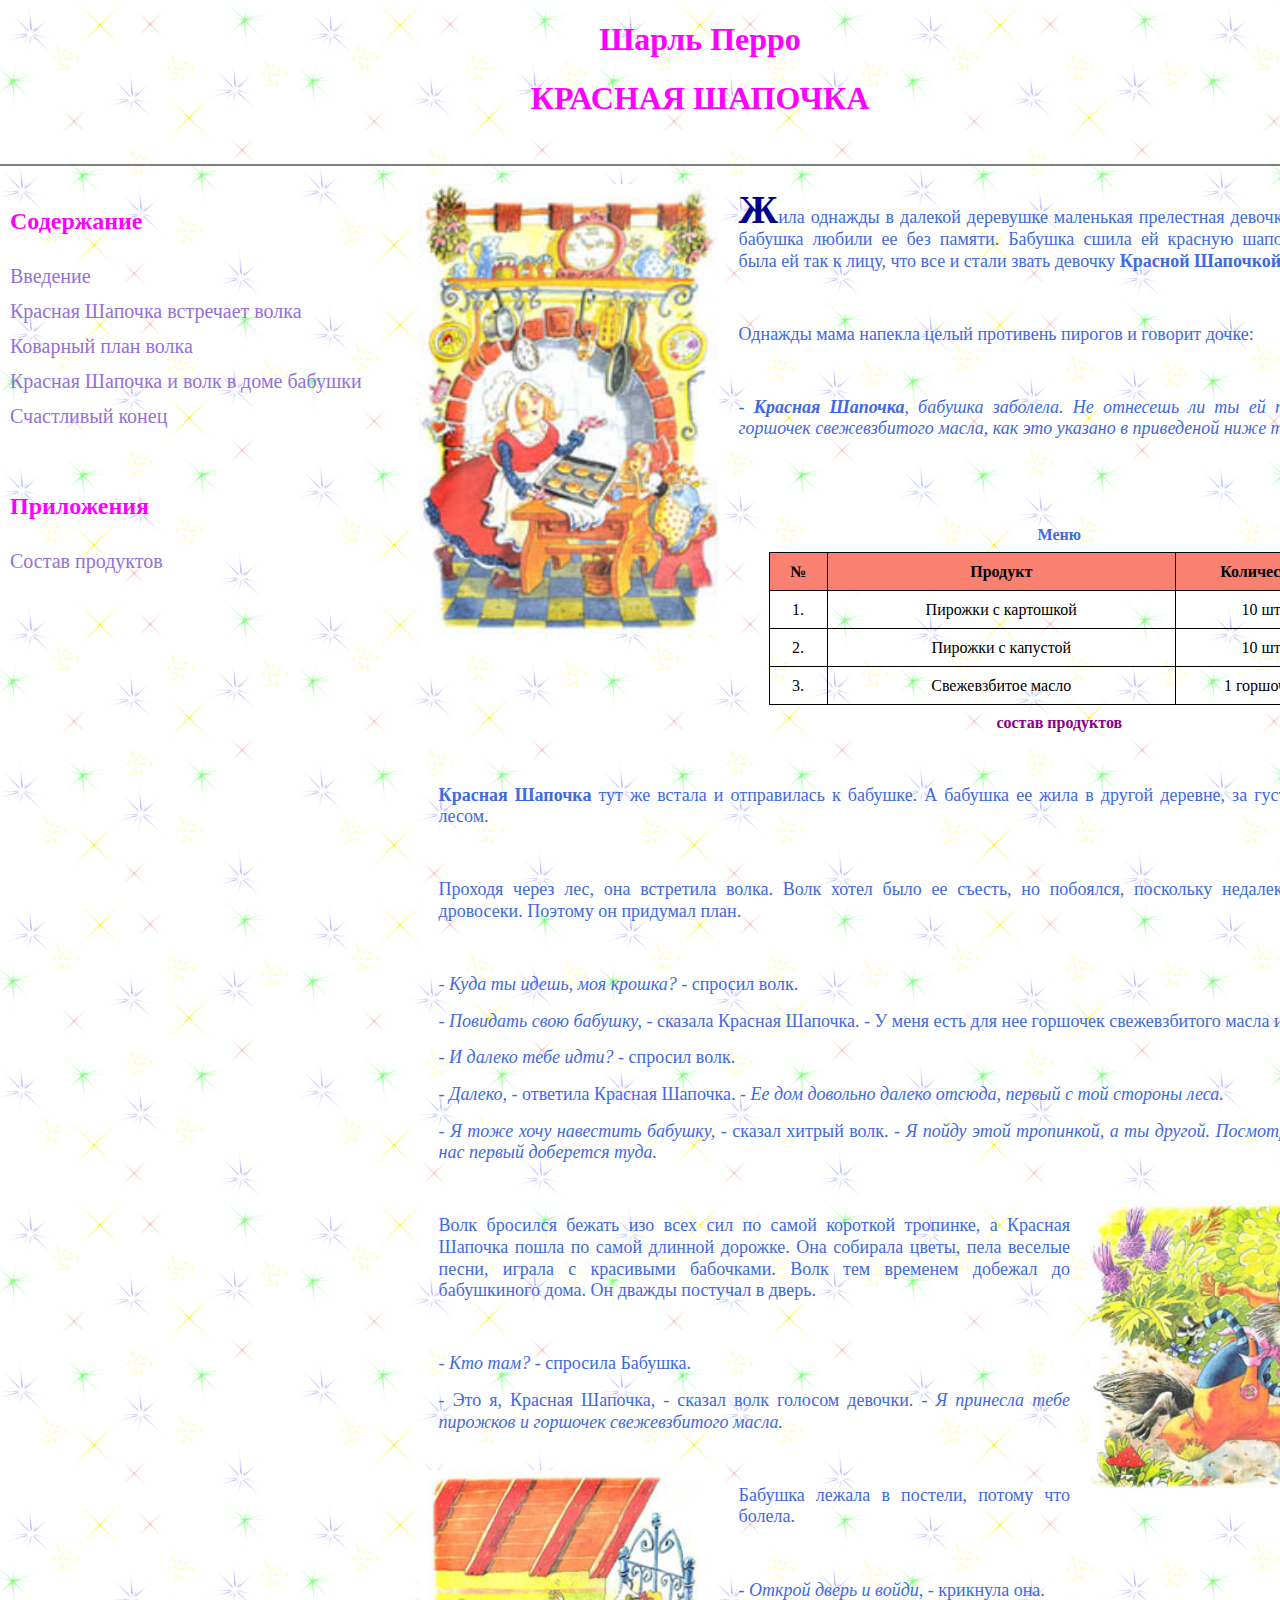
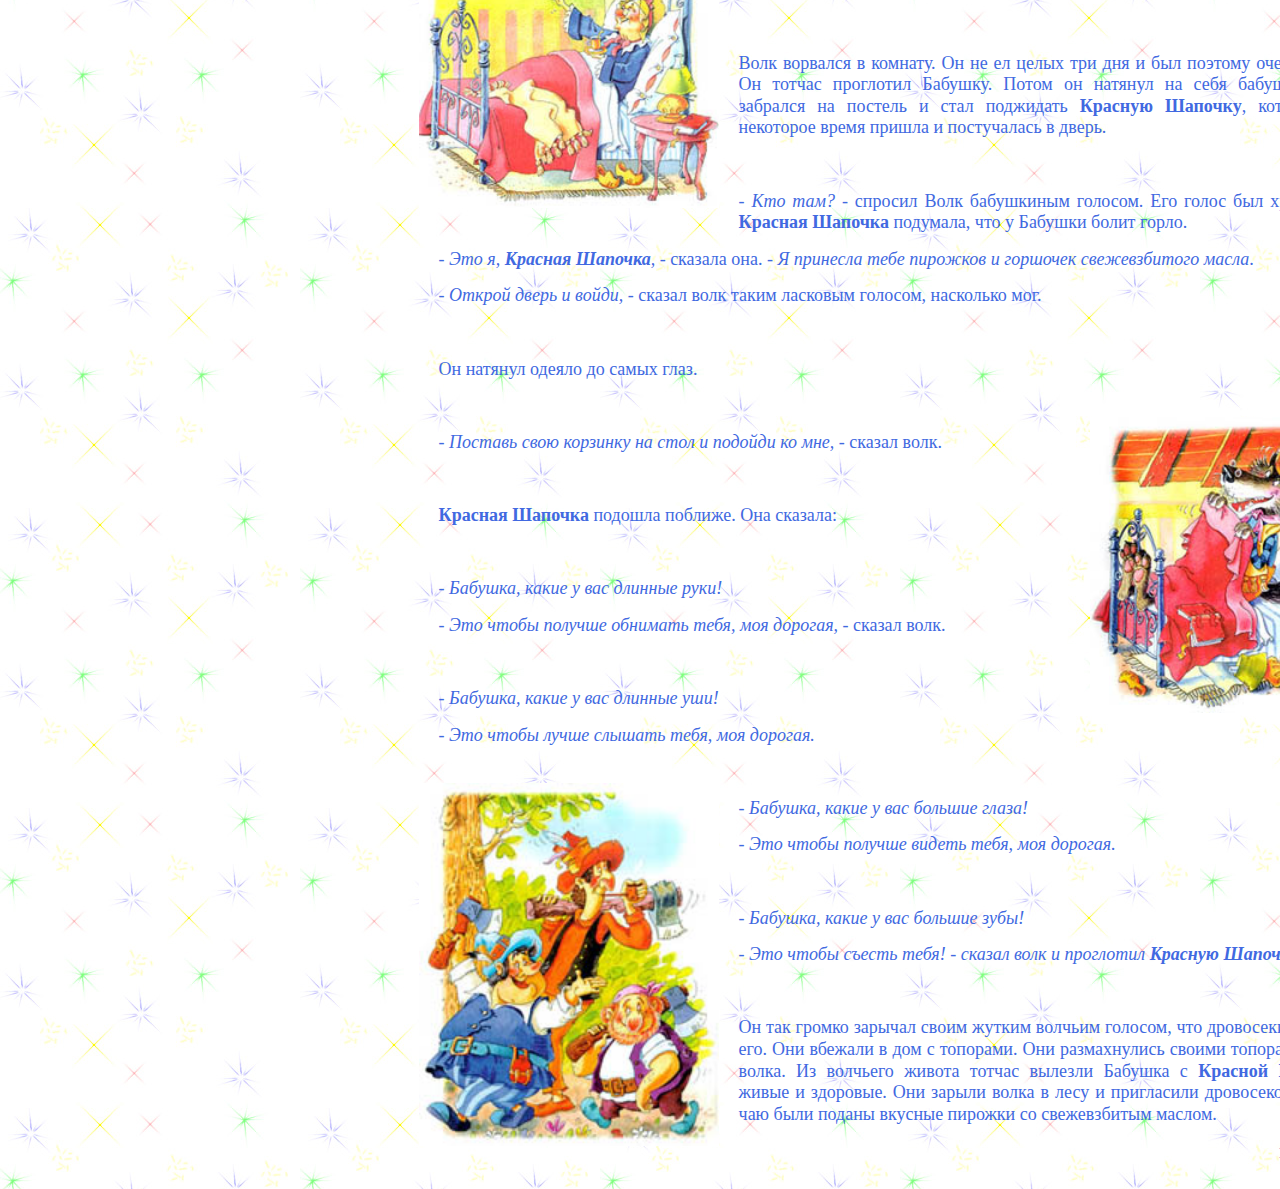
<file: pz11/index.html>
<!DOCTYPE html>
<html>
	<head>
		<title>Красная Шапочка</title>
		<link rel="stylesheet" href="style.css">
		<meta charset="UTF-8" />
		<meta name="keywords" content="Красная Шапочка, Серый волк, бабушка, пирожки" />
		<meta name="description" content="Сказка Шарля Перро" />
	</head>
	<body>
		 <header>
			<H1 id='start'>Шарль Перро</H1>
			<H1>КРАСНАЯ ШАПОЧКА</H1>
		</header>
		<br>
		<HR style="border-width: 1.5px; border-style: solid;">
		<div class="flex-container">
			<div style="flex-basis:400px">
				<nav>
					<h2>Содержание </h2>

					<a href="#intro">Введение</a>
					<a href="#meet">Красная Шапочка встречает волка</a>
					<a href="#plan">Коварный план волка</a>
					<a href="#granny">Красная Шапочка и волк в доме бабушки</a>
					<a href="#happyEnd">Счастливый конец</a>

					<br>
					<h2>Приложения</h2>
					
					<a href="product.html">Состав продуктов</a>
					
				</nav>
			</div>
			<div id="tale">

				<img src="images/pic10000.jpg" alt="Image1" class="leftPic">

				<p id="intro">Жила однажды в далекой деревушке маленькая прелестная девочка.Ее мать и бабушка любили ее без памяти. Бабушка сшила ей красную шапочку,которая была ей так к лицу, что все и стали звать девочку <b>Красной Шапочкой</b>.</p>
				<br>

				<p>Однажды мама напекла целый противень пирогов и говорит дочке:</p>
				<br>

				<p>- <i><b>Красная Шапочка</b>, бабушка заболела. Не отнесешь ли ты ей пирожков и горшочек свежевзбитого масла, как это указано в приведеной ниже табличке?</i></p>
				<br>
				<div id = "products">

					<table>
						<caption><b>Меню</b></caption>
						<colgroup>
							<col style="width: 10%;">
							<col style="width: 60%;">
							<col style="width: 30%;">
						</colgroup>
						<tr style="background-color: salmon;">
							<th>№</th>
							<th>Продукт</th>
							<th>Количество</th>
						</tr>
						<tr>
							<td>1.</td>
							<td>Пирожки с картошкой</td>
							<td>10 шт.</td>
						</tr>
						<tr>
							<td>2.</td>
							<td>Пирожки с капустой</td>
							<td>10 шт.</td>
						</tr>
						<tr>
							<td>3.</td>
							<td>Свежевзбитое масло</td>
							<td>1 горшочек</td>
						</tr>
					</table>

						<a href="product.html">состав продуктов</a>
				</div>

				<p><b>Красная Шапочка</b> тут же встала и отправилась к бабушке. А бабушка ее жила в другой деревне, за густым, диким лесом. </p>
				<br>

				<p id="meet">Проходя через лес, она встретила волка. Волк хотел было ее съесть, но побоялся, поскольку недалеко работали дровосеки. Поэтому он придумал план. </p>
				<br>

				<p id="plan"><i>- Куда ты идешь, моя крошка?</i> - спросил волк.</p>
				<p><i>- Повидать свою бабушку, </i>- сказала Красная Шапочка. - У меня есть для нее горшочек свежевзбитого масла и пирожки.</p>
				<p><i>- И далеко тебе идти? </i>- спросил волк.</p>
				<p><i>- Далеко, </i>- ответила Красная Шапочка. - <i>Ее дом довольно далеко отсюда, первый с той стороны леса.</i></p>
				<p><i>- Я тоже хочу навестить бабушку,</i> - сказал хитрый волк. - <i>Я пойду этой тропинкой, а ты другой. Посмотрим, кто из нас первый доберется туда.</i> </p>
				<br>

				<img src="images/pic20000.jpg" alt="Image2" class="rightPic">

				<p>Волк бросился бежать изо всех сил по самой короткой тропинке, а Красная Шапочка пошла по самой длинной дорожке. Она собирала цветы, пела веселые песни, играла с красивыми бабочками. Волк тем временем добежал до бабушкиного дома. Он дважды постучал в дверь. </p>
				<br>

				<p><i>- Кто там? </i>- спросила Бабушка.</p>
				<p>- Это я, Красная Шапочка, - сказал волк голосом девочки. - <i>Я принесла тебе пирожков и горшочек свежевзбитого масла.</i> </p>
				<br>

				<img src="images/pic30000.jpg" alt="Image3" class="leftPic">

				<p>Бабушка лежала в постели, потому что болела. </p>
				<br>

				<p>- <i>Открой дверь и войди, </i>- крикнула она. </p>
				<br>

				<p id="granny">Волк ворвался в комнату. Он не ел целых три дня и был поэтому очень голоден. Он тотчас проглотил Бабушку. Потом он натянул на себя бабушкин халат, забрался на постель и стал поджидать <b>Красную Шапочку</b>, которая через некоторое время пришла и постучалась в дверь. </p>
				<br>

				<p><i>- Кто там?</i> - спросил Волк бабушкиным голосом. Его голос был хриплым, но <b>Красная Шапочка</b> подумала, что у Бабушки болит горло.</p>
				<p><i>- Это я, <b>Красная Шапочка</b>, </i>- сказала она. - <i>Я принесла тебе пирожков и горшочек свежевзбитого масла</i>.</p>
				<p><i>- Открой дверь и войди, </i>- сказал волк таким ласковым голосом, насколько мог. </p>
				<br>

				<p>Он натянул одеяло до самых глаз. </p>
				<br>

				<img src="images/pic40000.jpg" alt="Image4" class="rightPic">

				<p>-<i> Поставь свою корзинку на стол и подойди ко мне, </i>- сказал волк. </p>
				<br>

				<p><b>Красная Шапочка</b> подошла поближе. Она сказала: </p>
				<br>

				<p><i>- Бабушка, какие у вас длинные руки!</i></p>
				<p><i>- Это чтобы получше обнимать тебя, моя дорогая, </i>- сказал волк. </p>
				<br>

				<p><i>- Бабушка, какие у вас длинные уши!</i></p>
				<p><i>- Это чтобы лучше слышать тебя, моя дорогая.</i> </p>
				<br>

				<img src="images/pic50000.jpg" alt="Image5" class="leftPic">

				<p><i>- Бабушка, какие у вас большие глаза!</i></p>
				<p><i>- Это чтобы получше видеть тебя, моя дорогая. </i></p>
				<br>

				<p><i>- Бабушка, какие у вас большие зубы!</i></p>
				<p><i>- Это чтобы съесть тебя! - сказал волк и проглотил <b>Красную Шапочку</b>. </i></p>
				<br>

				<p id="happyEnd">Он так громко зарычал своим жутким волчьим голосом, что дровосеки услышали его. Они вбежали в дом с топорами. Они размахнулись своими топорами и убили волка. Из волчьего живота тотчас вылезли Бабушка с <b>Красной Шапочкой</b>, живые и здоровые. Они зарыли волка в лесу и пригласили дровосеков на чай. К чаю были поданы вкусные пирожки со свежевзбитым маслом. </p>
				<p style="text-align: right;"><a href="#start" class="toStart">на начало</a></p>
			</div>
		</div>
	</body>
</html >
</file>
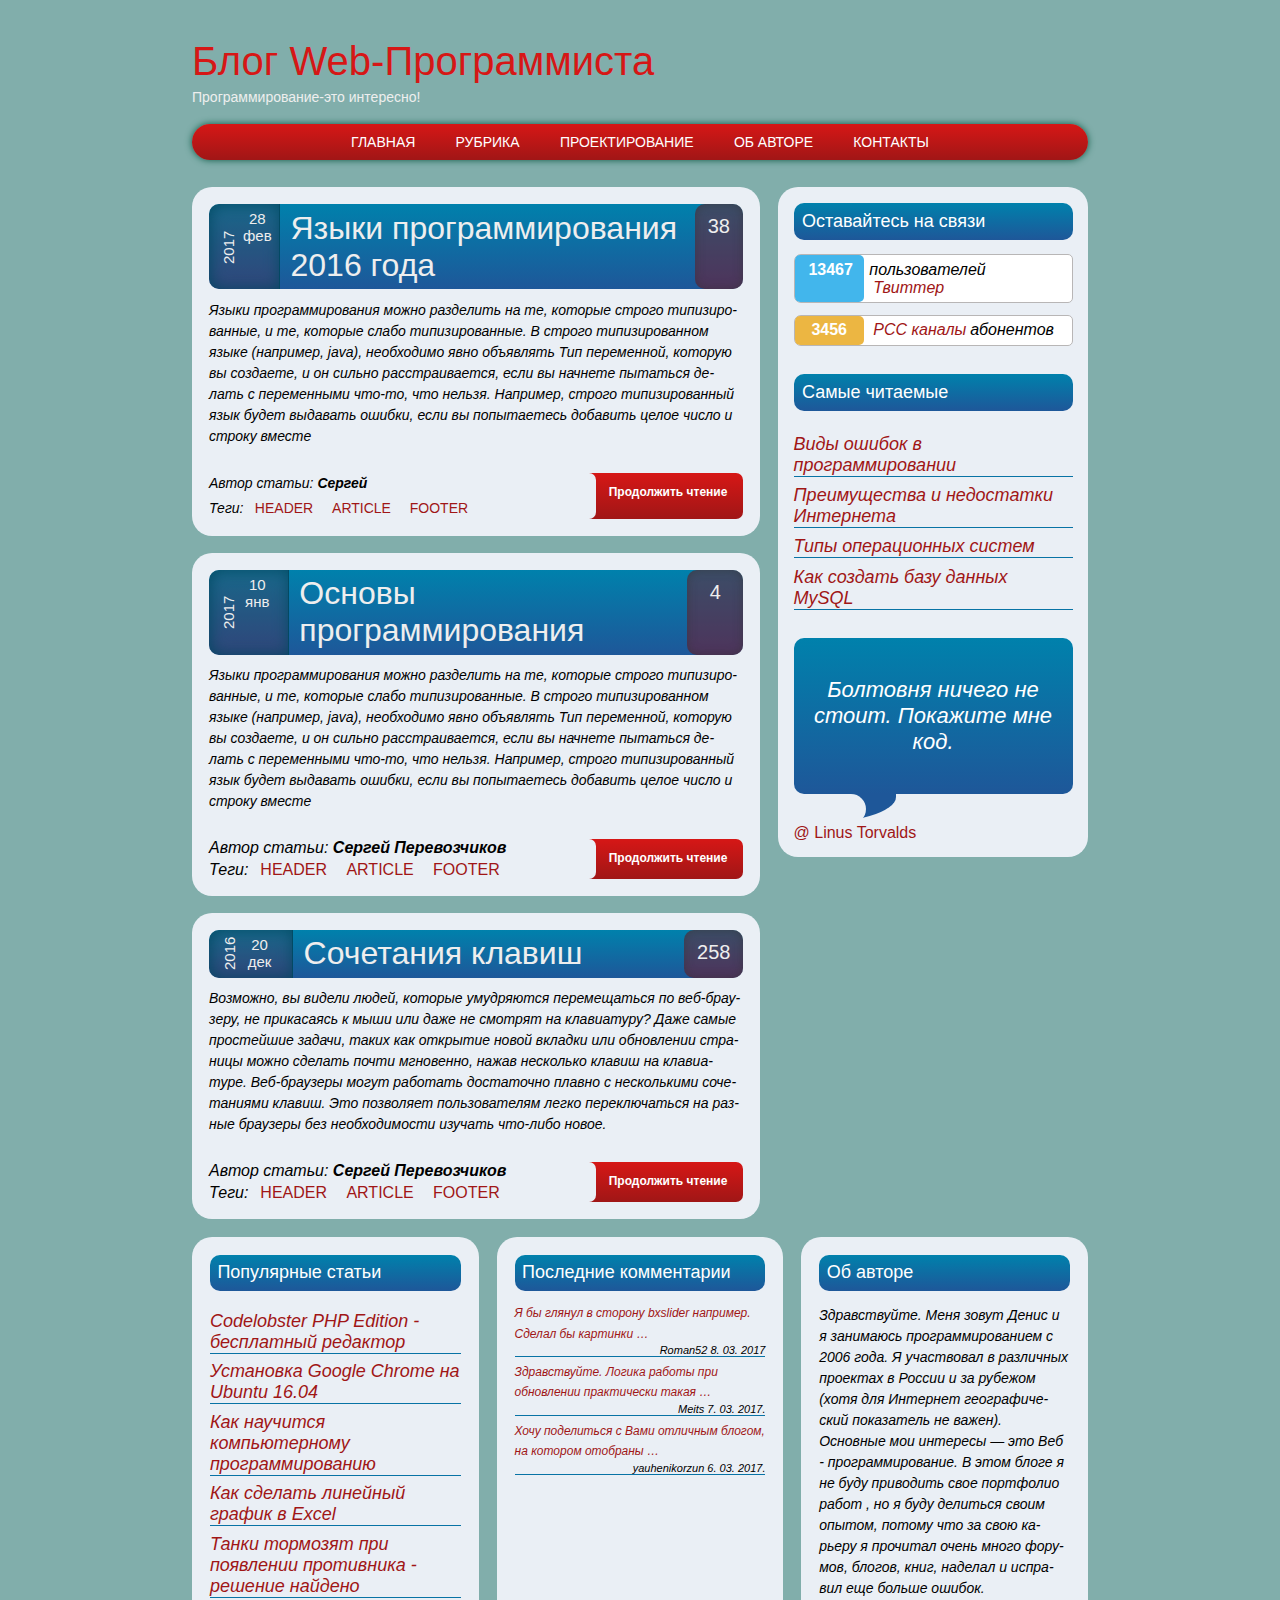
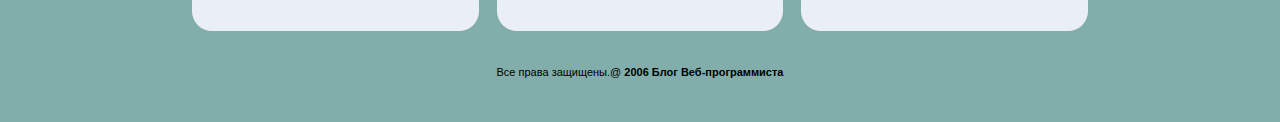
<file: pz_12/index.html>
<!DOCTYPE html>
<html lang="ru">
 <head>
   <meta charset="utf-8">
   <title>12</title>
   <link rel="stylesheet" href="style.css">
 </head>
 <body>
   <header>
      <h1>Блог Web-Программиста</h1>
      <h2>Программирование-это интересно!</h2>
   </header>
   <nav>
      <div>
        <div><a href="#">Главная</a></div>
        <div><a href="#">Рубрика</a></div>
        <div id="sub">
          <a href="#">Проектирование</a>
          <div class="submenu">
            <a href="#">PHP</a>
            <a href="#">Java</a>
            <a href="#">Python</a>
          </div>
        </div>
        <div><a href="#">Об авторе</a></div>
        <div><a href="#">Контакты</a></div>
      </div>
   </nav>
   <section>
     <main>
       <div>
         <div class="arthead">
           <div><span>2017</span><span>28 фев</span></div>
           <div>Языки программирования 2016 года</div>
           <div>38</div>
         </div>
         <div class="maintext">
           Языки программирования можно разделить на те, которые строго
           типизированные, и те, которые слабо типизированные. В строго
           типизированном языке (например, java), необходимо явно
           объявлять Тип переменной, которую вы создаете, и он
           сильно расстраивается, если вы начнете пытаться делать
           с переменными что-то, что нельзя. Например, строго
           типизированный язык будет выдавать ошибки, если вы
           попытаетесь добавить целое число и строку вместе
           <div class="infoNcontin">
            <div class="artinfo">
              <span>Автор статьи</span>
              <span class="authors">Сергей</span>
              <div class="tags">
                 <span id="Ahead">Теги</span>
                 <span><a href="#">header</a></span>
                 <span><a href="#">article</a></span>
                 <span><a href="#">footer</a></span>
              </div>
            </div>
            <div class="cont_button">
             <div></div> 
             <button><a href="#">Продолжить чтение</a></button>
             </div>
          </div>
         </div>
       </div>
       <div>
         <div class="arthead">
          <div><span>2017</span><span>10 янв</span></div>
          <div>Основы программирования</div>
          <div>4</div>
         </div>
         <div class="maintext">
           Языки программирования можно разделить на те, которые строго
           типизированные, и те, которые слабо типизированные. В строго
           типизированном языке (например, java), необходимо явно
           объявлять Тип переменной, которую вы создаете, и он
           сильно расстраивается, если вы начнете пытаться делать
           с переменными что-то, что нельзя. Например, строго
           типизированный язык будет выдавать ошибки, если вы
           попытаетесь добавить целое число и строку вместе
         </div>
         <div class="infoNcontin">
          <div class="artinfo">
            <span>Автор статьи</span>
            <span class="authors">Сергей Перевозчиков</span>
            <div class="tags">
               <span id="Ahead">Теги</span>
               <span><a href="#">header</a></span>
               <span><a href="#">article</a></span>
               <span><a href="#">footer</a></span>
            </div>
          </div>
          <div class="cont_button">
           <div></div> 
           <button><a href="#">Продолжить чтение</a></button>
           </div>
        </div>
         </div>
       <div>
         <div class="arthead">
          <div><span>2016</span><span>20 дек</span></div>
          <div>Сочетания клавиш</div>
          <div>258</div>
         </div>
         <div class="maintext">
          Возможно, вы видели людей, которые умудряются перемещаться по веб-браузеру,
          не прикасаясь к мыши или даже не смотрят на клавиатуру? Даже самые простейшие задачи, 
          таких как открытие новой вкладки или обновлении страницы можно сделать почти мгновенно, 
          нажав несколько клавиш на клавиатуре. Веб-браузеры могут работать достаточно плавно с 
          несколькими сочетаниями клавиш. Это позволяет пользователям легко переключаться на
          разные браузеры без необходимости изучать что-либо новое.
         </div>
         <div class="infoNcontin">
           <div class="artinfo">
             <span>Автор статьи</span>
             <span class="authors">Сергей Перевозчиков</span>
             <div class="tags">
                <span id="Ahead">Теги</span>
                <span><a href="#">header</a></span>
                <span><a href="#">article</a></span>
                <span><a href="#">footer</a></span>
             </div>
           </div>
           <div class="cont_button">
            <div></div> 
            <button><a href="#">Продолжить чтение</a></button>
            </div>
         </div>
       </div>
     </main>
     <aside>
       <div>
         <div>
           <span class="blockhead">Оставайтесь на связи</span>
           <div class="amount">
             <div class="nums1">13467</div>
             <span>пользователей <span>Твиттер</span></span>
           </div>
           <div class="amount">
             <div class="nums2">3456</div>
             <span><span>РСС каналы</span>абонентов</span>
           </div>
         </div>
         <div>
           <span class="blockhead">Самые читаемые</span>
           <span class="topic">Виды ошибок в программировании</span>
           <span class="topic">Преимущества и недостатки Интернета</span>
           <span class="topic">Типы операционных систем</span>
           <span class="topic">Как создать базу данных MySQL</span>
         </div>
         <div>
          <div class="qu1"><blockquote>Болтовня ничего не стоит. Покажите мне код.</blockquote></div>
          <div class="qu2"><div></div></div>
          <span class="qu3">Linus Torvalds</span>
         </div>
       </div>
     </aside>
   </section>
   <footer>
     <div>
       <div class="blockhead">Популярные статьи</div>
       <div class="topic">Codelobster PHP Edition - бесплатный редактор</div>
       <div class="topic">Установка Google Chrome на Ubuntu 16.04</div>
       <div class="topic">Как научится компьютерному программированию</div>
       <div class="topic">Как сделать линейный график в Excel</div>
       <div class="topic">Танки тормозят при появлении противника - решение найдено</div>
     </div>
     <div>
       <span class="blockhead">Последние комментарии</span>
       <div class="comment">
         <span>Я бы глянул в сторону bxslider например. Сделал бы картинки &hellip;</span>
         <span>Roman52 8. 03. 2017</span>
       </div>
       <div class="comment">
         <span>Здравствуйте. Логика работы при обновлении практически такая &hellip;</span>
         <span>Meits 7. 03. 2017.</span>
       </div>
       <div class="comment">
         <span>Хочу поделиться с Вами отличным блогом, на котором отобраны &hellip;</span>
         <span>yauhenikorzun 6. 03. 2017.</span>
       </div>
     </div>
     <div>
       <span class="blockhead">Об авторе</span>
       <p class="maintext">Здравствуйте. Меня зовут Денис и я занимаюсь программированием с 2006 года.
        Я участвовал в различных проектах в России и за рубежом (хотя для Интернет географический показатель не важен).<br>Основные мои интересы — это Веб - программирование.
        В этом блоге я не буду приводить свое портфолио работ , но я буду делиться своим опытом,
        потому что за свою карьеру я прочитал очень много форумов, блогов, книг, наделал и исправил
        еще больше ошибок.</p>
     </div>
   </footer>
   <span class="rights">Все права защищены.@ <span>2006 Блог Веб-программиста</span></span>
 </body>
</html>
</file>
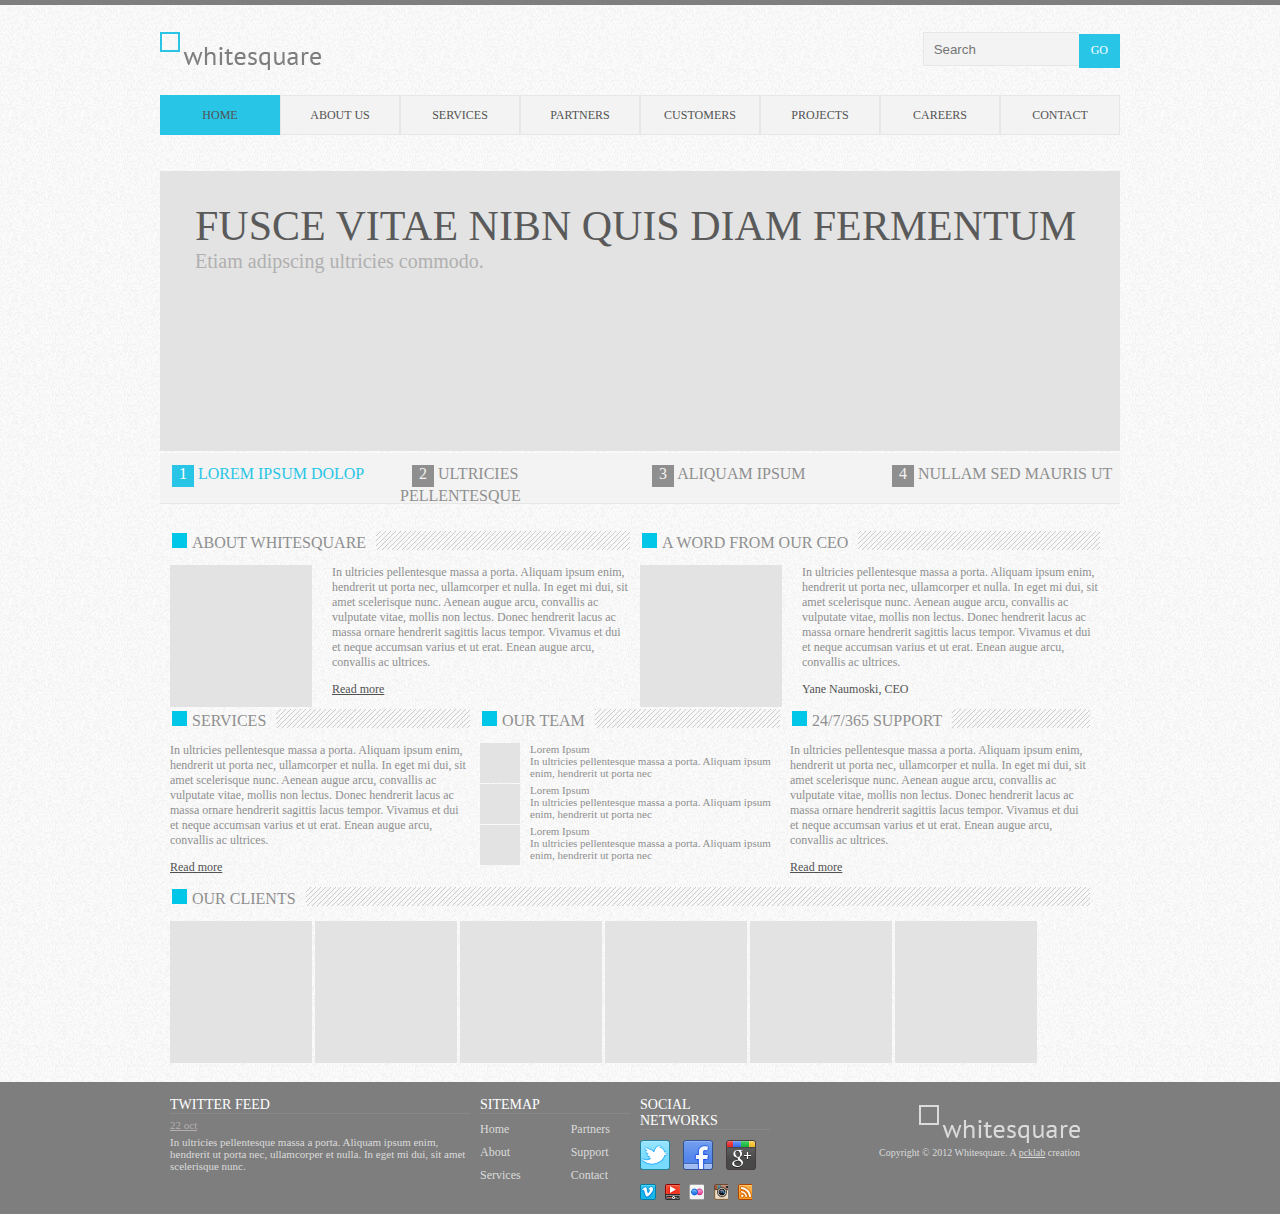
<file: pz_13/index.html>
<!DOCTYPE html>
<html>
<head>
    <title>BEM-example</title>
    <meta charset="utf-8">
    <link rel="stylesheet" type="text/css" href="styles/style.css">    
</head>
<body class="b-page">
    <div class="b-page__head-line">
        
    </div>
    <div class="b-page__line">
        <div class="b-head">
            <div class="b-head__logo">
                <div class="b-logo">
                    <a href="#"><img class="b-logo__img" src="img/Logo.png"/></a>
                </div>
            </div>
            <div class="b-head__search">
                <div class="b-search">
                    <div class="b-search__input">
                        <input type="text" class="b-input b-input_search" placeholder="Search"> 
                    </div><div class="b-search__input"><div class="b-button">GO</div>
                    </div>
                </div>
            </div>
        </div>
    </div>
    <div class="b-page__line">
        <div class="b-menu">
            <a href="#" class='b-link b-link_menu b-link_menu_active' >HOME</a>
            <a href="#" class='b-link b-link_menu' >ABOUT US</a>
            <a href="#" class='b-link b-link_menu'>SERVICES</a>
            <a href="#" class='b-link b-link_menu'>PARTNERS</a>
            <a href="#" class='b-link b-link_menu'>CUSTOMERS</a>
            <a href="#" class='b-link b-link_menu'>PROJECTS</a>
            <a href="#" class='b-link b-link_menu'>CAREERS</a>
            <a href="#" class='b-link b-link_menu'>CONTACT</a>
        </div>
    </div>
    <div class="b-page__line">
        <div class="b-slider">
            <div class="b-slider__current">
                <div class="b-slide">
                    <div class="b-slide__text">
                        <div class="b-slide-text">
                            <div class="b-slide__header  ">  
                                FUSCE VITAE NIBN QUIS DIAM FERMENTUM
                            </div>
                            <div class="b-slide__subtext">
                                Etiam adipscing ultricies commodo.
                            </div>
                        </div>                       
                    </div>
                    <div class="b-slide__image">
                        <img class="b-image b-image_slider" src="img/slider.png">
                    </div>
                </div>
            </div>
            <div class="b-slider__list">
                <ul class="b-slide-list">
                    <li class="b-slide-list__item">
                        <div class=b-slider-case-element>
                            <span class="b-slider-case-element__number b-slider-case-element__number_active">1</span>
                            <span class="b-slider-case-element__text b-slider-case-element__text_active">LOREM IPSUM DOLOP</span>
                        </div>
                    </li>
                    <li class="b-slide-list__item">
                        <div class=b-slider-case-element>
                            <span class="b-slider-case-element__number">2</span>
                            <span class="b-slider-case-element__text">ULTRICIES PELLENTESQUE</span>
                        </div>
                    </li>
                    <li class="b-slide-list__item">
                        <div class=b-slider-case-element>
                            <span class="b-slider-case-element__number">3</span>
                            <span class="b-slider-case-element__text">ALIQUAM IPSUM</span>
                        </div>
                    </li>
                    <li class="b-slide-list__item">
                        <div class=b-slider-case-element>
                            <span class="b-slider-case-element__number">4</span>
                            <span class="b-slider-case-element__text">NULLAM SED MAURIS UT</span>
                        </div>
                    </li>
                </ul>
            </div>
        </div>
    </div>
    <div class="b-page__line">
        <div class="b-main">
            <div class="b-main__item">
                <div class="b-company">
                    <div class="b-company__header">
                        <div class="b-item-head">
                            <div class=b-item-head__img>
                                <img  src="img/sq.png">
                            </div><div class="b-item-head__text">ABOUT WHITESQUARE</div>                         
                        </div>
                    </div>
                    <div class="b-company__content">
                        <div class="b-content">
                            <img class="b-content__img" src="img/middle.png"/>
                            <div class="b-content__text">
                                In ultricies pellentesque massa a porta. Aliquam ipsum enim, hendrerit ut porta nec, ullamcorper et nulla. In eget mi dui, sit amet scelerisque nunc. Aenean augue arcu, convallis ac vulputate vitae, mollis non lectus. Donec hendrerit lacus ac massa ornare hendrerit sagittis lacus tempor. Vivamus et dui et neque accumsan varius et ut erat. Enean augue arcu, convallis ac ultrices. 
                            </div>
                            <div class="b-content__link">
                                <p><a href="#" class="b-link">Read more</a></p>
                            </div>
                        </div>
                    </div>
                </div>
            </div>
            
            <div class="b-main__item">
                <div class="b-company">
                    <div class="b-company__header">
                        <div class="b-item-head">
                            <div class="b-item-head__img">
                            <img src="img/sq.png">
                                </div><div class="b-item-head__text  ">A WORD FROM OUR CEO</div>
                            
                        </div>
                    </div>
                    <div class="b-company__content">
                        <div class="b-content">
                            <img class="b-content__img" src="img/middle.png"/>
                            <div class="b-content__text">
                                In ultricies pellentesque massa a porta. Aliquam ipsum enim, hendrerit ut porta nec, ullamcorper et nulla. In eget mi dui, sit amet scelerisque nunc. Aenean augue arcu, convallis ac vulputate vitae, mollis non lectus. Donec hendrerit lacus ac massa ornare hendrerit sagittis lacus tempor. Vivamus et dui et neque accumsan varius et ut erat. Enean augue arcu, convallis ac ultrices. 
                            </div>
                            <div class="b-content__link">
                                <p>Yane Naumoski, CEO</p>
                            </div>
                        </div>
                    </div>
                </div>
            </div>
            
            <div class="b-main__item b-main__item_small">
                <div class="b-company">
                    <div class="b-company__header">
                        <div class="b-item-head">
                            <div class="b-item-head__img">
                                <img  src="img/sq.png">
                            </div><div class="b-item-head__text  ">SERVICES</div>
                            
                            
                        </div>
                    </div>
                    <div class="b-company__content">
                        <div class="b-content">
                            <div class="b-content__text">
                                In ultricies pellentesque massa a porta. Aliquam ipsum enim, hendrerit ut porta nec, ullamcorper et nulla. In eget mi dui, sit amet scelerisque nunc. Aenean augue arcu, convallis ac vulputate vitae, mollis non lectus. Donec hendrerit lacus ac massa ornare hendrerit sagittis lacus tempor. Vivamus et dui et neque accumsan varius et ut erat. Enean augue arcu, convallis ac ultrices. 
                            </div>
                            <div class="b-content__link">
                               <p><a href="#" class="b-link">Read more</a></p>
                            </div>
                        </div>
                    </div>
                </div>
            </div>
            
            <div class="b-main__item b-main__item_small">
                <div class="b-company">
                    <div class="b-company__header">
                        <div class="b-item-head">
                            <div class="b-item-head__img">
                                <img src="img/sq.png">
                            </div><div class="b-item-head__text  ">OUR TEAM</div>
                            
                        </div>
                    </div>
                    <div class="b-company__content">
                        <div class="b-content">
                            <div class="b-context__team">
                                <ul class="b-team">
                                   <li class="b-team__item">
                                       <div class="b-teammate">
                                           <img class="b-teammate__img" src="img/small.png">
                                           <div class="b-teammate__head">
                                               Lorem Ipsum
                                           </div>
                                           <div class="b-teammate__text">
                                            In ultricies pellentesque massa a porta. Aliquam ipsum enim, hendrerit ut porta nec
                                           </div>
                                       </div>
                                   </li> 
                                    <li class="b-team__item">
                                       <div class="b-teammate">
                                           <img class="b-teammate__img" src="img/small.png">
                                           <div class="b-teammate__head">
                                               Lorem Ipsum
                                           </div>
                                           <div class="b-teammate__text">
                                               In ultricies pellentesque massa a porta. Aliquam ipsum enim, hendrerit ut porta nec
                                           </div>
                                       </div>
                                   </li> 
                                    <li class="b-team__item">
                                       <div class="b-teammate">
                                           <img class="b-teammate__img" src="img/small.png">
                                           <div class="b-teammate__head">
                                               Lorem Ipsum
                                           </div>
                                           <div class="b-teammate__text">
                                               In ultricies pellentesque massa a porta. Aliquam ipsum enim, hendrerit ut porta nec
                                           </div>
                                       </div>
                                   </li> 
                                </ul>
                            </div>
                        </div>
                    </div>
                </div>
            </div>
            
            <div class="b-main__item b-main__item_small">
                <div class="b-company">
                    <div class="b-company__header">
                        <div class="b-item-head">
                            <div class="b-item-head__img">
                                <img src="img/sq.png">
                            </div><div class="b-item-head__text  ">24/7/365 SUPPORT</div>
                            
                        </div>
                    </div>
                    <div class="b-company__content">
                        <div class="b-content">
                            <div class="b-content__text">
                                In ultricies pellentesque massa a porta. Aliquam ipsum enim, hendrerit ut porta nec, ullamcorper et nulla. In eget mi dui, sit amet scelerisque nunc. Aenean augue arcu, convallis ac vulputate vitae, mollis non lectus. Donec hendrerit lacus ac massa ornare hendrerit sagittis lacus tempor. Vivamus et dui et neque accumsan varius et ut erat. Enean augue arcu, convallis ac ultrices. 
                            </div>
                            <div class="b-content__link">
                               <p><a href="#" class="b-link">Read more</a></p>
                            </div>
                        </div>
                    </div>
                </div>
            </div>
          
            <div class="b-main__item b-main__item_long">
                <div class="b-company">
                    <div class="b-company__header">
                        <div class="b-item-head">
                            <div class="b-item-head__img">
                            <img  src="img/sq.png">
                            </div><div class="b-item-head__text  ">OUR CLIENTS</div>
                            <div class="b-item-head__white-space"></div>
                        </div>
                    </div>
                    <div class="b-company__content">
                        <div class="b-companies">
                    <img class="b-companies__img" src="img/middle.png">
                    <img class="b-companies__img" src="img/middle.png">
                    <img class="b-companies__img" src="img/middle.png">
                    <img class="b-companies__img" src="img/middle.png">
                    <img class="b-companies__img" src="img/middle.png">
                    <img class="b-companies__img" src="img/middle.png">
                    
                        </div>
                    </div>
                </div>
                
            </div>
            
        </div>
        <div class=g-clear></div>
    </div>
    <div class="b-page__footer">
        <div class="b-footer">
            <div class="b-footer__twitter">
                    <div class="b-twitter">
                        <div class="b-twitter__header  ">
                            TWITTER FEED
                        </div>
                        <div class="b-twitter__time">
                            22 oct
                        </div>
                        <div class="b-twitter__text">
                    In ultricies pellentesque massa a porta. Aliquam ipsum enim, hendrerit ut porta nec, ullamcorper et nulla. In eget mi dui, sit amet scelerisque nunc. 
                        </div>
                    </div>
            </div>
            
            <div class="b-footer__sitemap">
                <div class="b-sitemap">
                    <div class="b-sitemap__header  ">
                        SITEMAP
                    </div>
                    <div class="b-sitemap__links">
                        <a href="#" class="b-link b-link_white b-link_block b-link_undecorate">Home</a>
                        <a href="#" class="b-link b-link_white b-link_block b-link_undecorate">About</a>
                        <a href="#" class="b-link b-link_white b-link_block b-link_undecorate">Services</a>
                    </div>
                    <div class="b-sitemap__links_right">
                        <a href="#" class="b-link b-link_white b-link_block b-link_undecorate">Partners</a>
                        <a href="#" class="b-link b-link_white b-link_block b-link_undecorate">Support</a>
                        <a href="#" class="b-link b-link_white b-link_block b-link_undecorate">Contact</a>
                    </div>
                </div>
            </div>
            
           <div class="b-footer__social">
               <div class="b-networks">
                   <div class="b-networks__header  ">
                        SOCIAL NETWORKS
                    </div>
                   <div class="b-networks__icon b-networks__icon_twitter"></div> 
                   <div class="b-networks__icon b-networks__icon_facebook"></div> 
                   <div class="b-networks__icon b-networks__icon_google"></div> 
                   <div class="b-networks__icon b-networks__icon_small  b-networks__icon_vimeo"></div> 
                   <div class="b-networks__icon b-networks__icon_small  b-networks__icon_youtube"></div> 
                   <div class="b-networks__icon b-networks__icon_small  b-networks__icon_flickr"></div> 
                   <div class="b-networks__icon b-networks__icon_small  b-networks__icon_instagram"></div> 
                   <div class="b-networks__icon b-networks__icon_small  b-networks__icon_rss"></div> 
               </div>
           </div> 
            
            <div class="b-footer__logo">
                <div class="b-footer-logo">
                    <div class="b-footer-logo__img">
                        <div class="b-logo">
                            <a href="#"><img class="b-logo__img" src="img/fooLogo.png"/></a>
                        </div>
                    </div>
                    <div class="b-footer-logo__copyright">Copyright © 2012 Whitesquare. A <a href="#" class="b-link b-link_small b-link_white">pcklab</a> creation
                    </div>
                </div>
            </div>
            <div class='b-footer__underline g-clear'></div>
        </div>
    </div>
</body>
</html>
</file>
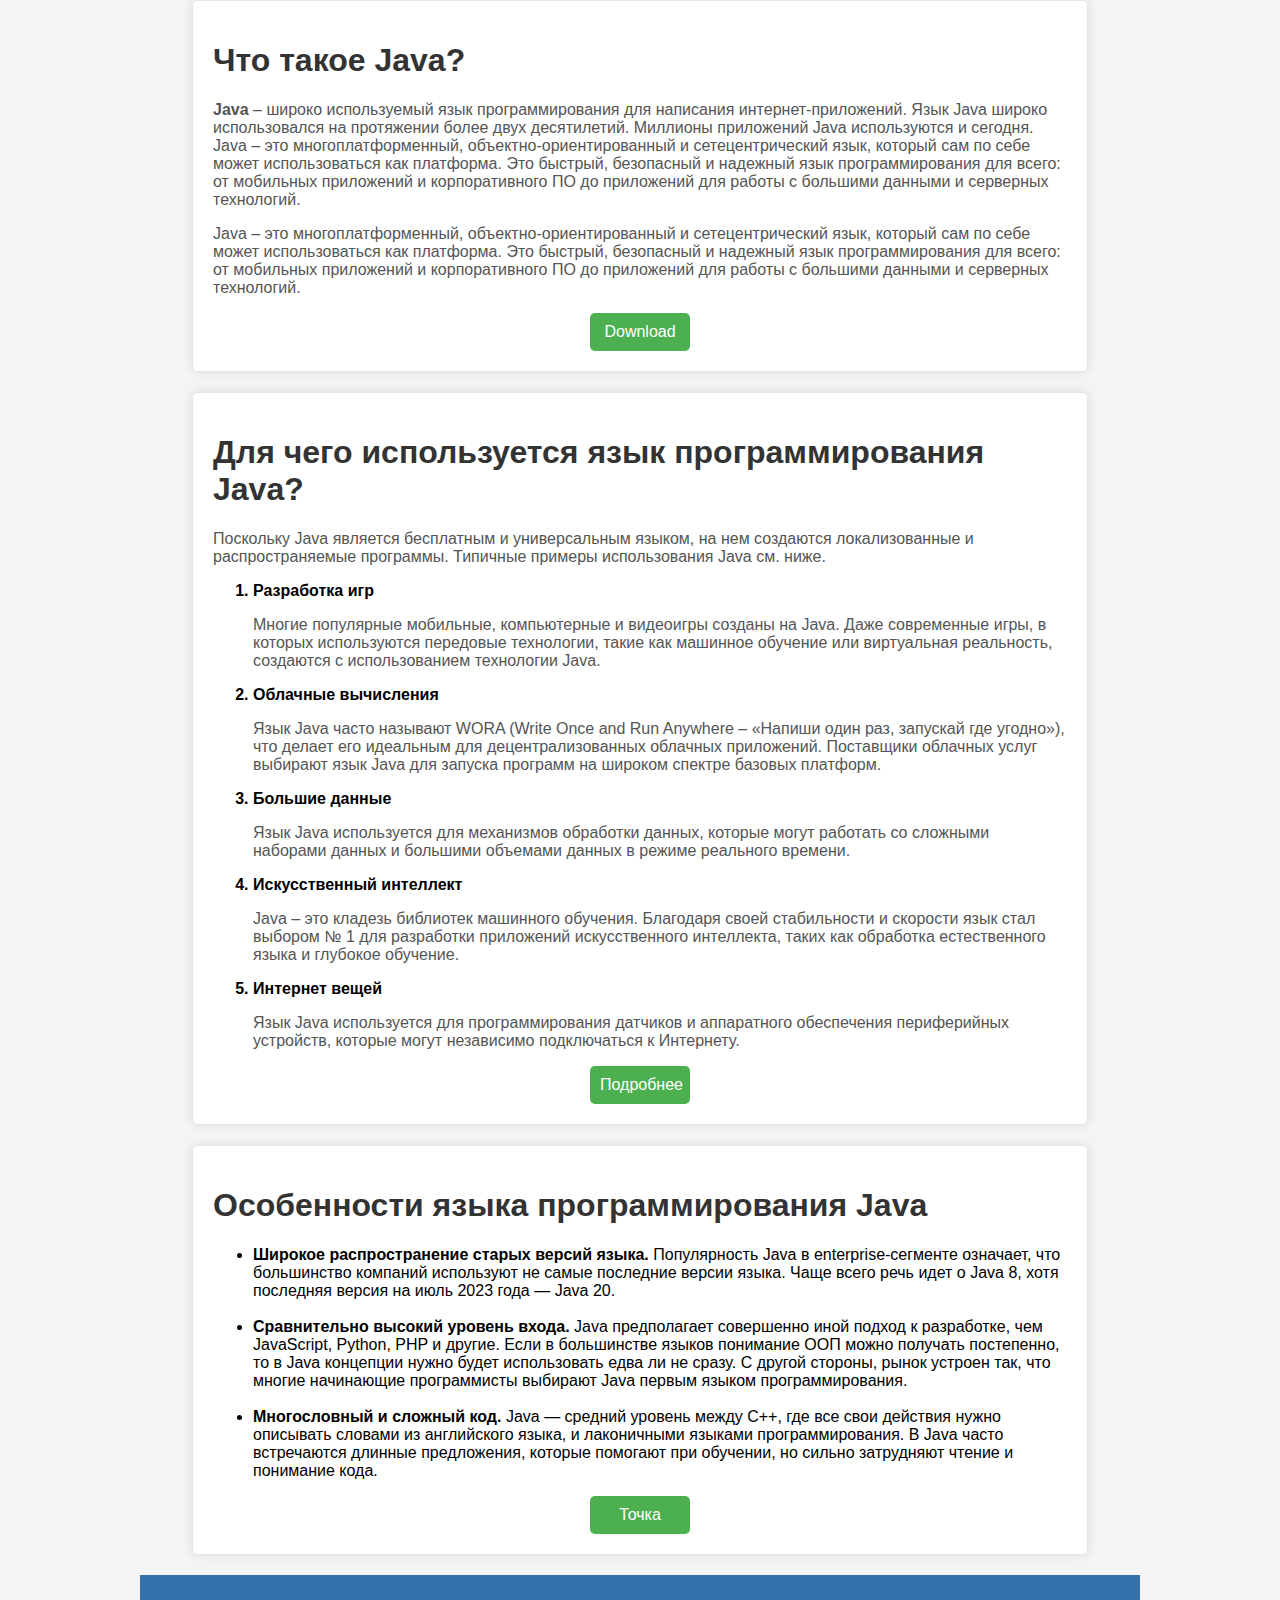
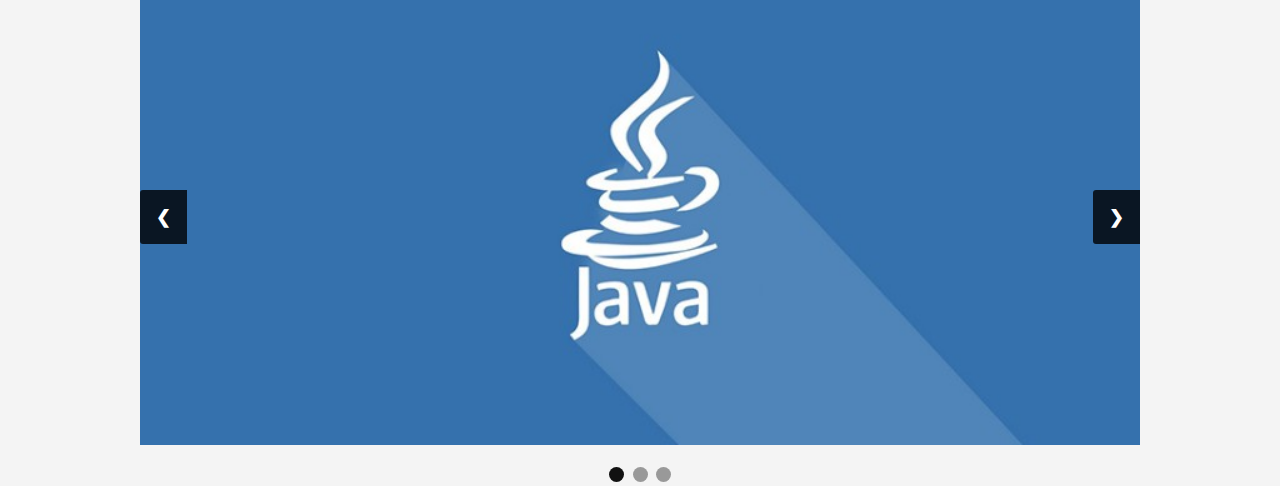
<file: test_1/index.html>
<!DOCTYPE html>
<html>
<meta charset="utf-8">
<head>
    <title>Java</title>
    <style>
        * {box-sizing: border-box;}
        body {
            font-family: Arial, sans-serif;
            margin: 0;
            background-color: #f4f4f4;
        }
        .block {
            width: 70%;
            margin: auto;
            margin-bottom: 20px;
            background-color: #ffffff;
            padding: 20px;
            border: 1px solid #e6e6e6;
            border-radius: 5px;
            box-shadow: 0 0 10px rgba(0, 0, 0, 0.1);
        }
        h1 {
            color: #333333;
        }
        p {
            color: #555555;
        }
        a {
            display: block;
            text-align: center;
            margin-top: 20px;
            color: #ffffff;
            background-color: #4CAF50;
            padding: 10px;
            text-decoration: none;
            border-radius: 5px;
            width: 100px;
            margin: auto;
        }
        a:hover {
            background-color: #45a049;
        }
        .slideshow-container {
            max-width: 1000px;
            position: relative;
            margin: auto;
        }
        .prev, .next {
            cursor: pointer;
            position: absolute;
            top: 50%;
            width: auto;
            padding: 16px;
            margin-top: -22px;
            color: white;
            font-weight: bold;
            font-size: 18px;
            transition: 0.6s ease;
            border-radius: 0 3px 3px 0;
            user-select: none;
            background-color: rgba(0, 0, 0, 0.8);
        }
        .prev {
            left: 0;
            border-radius: 3px 0 0 3px;
        }
        .next {
            right: 0;
            border-radius: 3px 0 0 3px;
        }
        .numbertext {
            color: #000000;
            font-size: 12px;
            padding: 8px 12px;
            position: absolute;
            top: 0;
        }
        .dot {
            cursor: pointer;
            height: 15px;
            width: 15px;
            margin: 0 2px;
            background-color: #999999;
            border-radius: 50%;
            display: inline-block;
            transition: background-color 0.6s ease;
        }
        .active, .dot:hover {
            background-color: #111111;
        }
        .fade {
            -webkit-animation-name: fade;
            -webkit-animation-duration: 1.5s;
            animation-name: fade;
            animation-duration: 1.5s;
        }
        @-webkit-keyframes fade {
            from {opacity: .4;}
            to {opacity: 1;}
        }
        @keyframes fade {
            from {opacity: .4;}
            to {opacity: 1;}
        }
        @media only screen and (max-width: 300px) {
            .prev,
            .next,
            .text {
                font-size: 11px;
            }
        }
    </style>
</head>
<body>
<div class="block">
    <h1>Что такое Java?</h1>
    <p><b>Java</b> – широко используемый язык программирования для написания интернет-приложений. Язык Java широко использовался на протяжении более двух десятилетий. Миллионы приложений Java используются и сегодня. Java – это многоплатформенный, объектно-ориентированный и сетецентрический язык, который сам по себе может использоваться как платформа. Это быстрый, безопасный и надежный язык программирования для всего: от мобильных приложений и корпоративного ПО до приложений для работы с большими данными и серверных технологий.</p>
    <p>Java – это многоплатформенный, объектно-ориентированный и сетецентрический язык, который сам по себе может использоваться как платформа. Это быстрый, безопасный и надежный язык программирования для всего: от мобильных приложений и корпоративного ПО до приложений для работы с большими данными и серверных технологий.</p>
    <a href="https://www.java.com/download/ie_manual.jsp" target="_blank">Download</a>
</div>
<div class="block">
    <h1>Для чего используется язык программирования Java?</h1>
    <p>Поскольку Java является бесплатным и универсальным языком, на нем создаются локализованные и распространяемые программы. Типичные примеры использования Java см. ниже.</p>
    <ol>
        <b><li>Разработка игр</li></b>
        <p>Многие популярные мобильные, компьютерные и видеоигры созданы на Java. Даже современные игры, в которых используются передовые технологии, такие как машинное обучение или виртуальная реальность, создаются с использованием технологии Java.</p>
        <b><li>Облачные вычисления</li></b>
        <p>Язык Java часто называют WORA (Write Once and Run Anywhere – «Напиши один раз, запускай где угодно»), что делает его идеальным для децентрализованных облачных приложений. Поставщики облачных услуг выбирают язык Java для запуска программ на широком спектре базовых платформ.</p>
        <b><li>Большие данные</li></b>
        <p>Язык Java используется для механизмов обработки данных, которые могут работать со сложными наборами данных и большими объемами данных в режиме реального времени.</p>
        <b><li>Искусственный интеллект</li></b>
        <p>Java – это кладезь библиотек машинного обучения. Благодаря своей стабильности и скорости язык стал выбором № 1 для разработки приложений искусственного интеллекта, таких как обработка естественного языка и глубокое обучение.</p>
        <b><li>Интернет вещей</li></b>
        <p>Язык Java используется для программирования датчиков и аппаратного обеспечения периферийных устройств, которые могут независимо подключаться к Интернету.</p>
    </ol>
    <a href="https://javarush.com/groups/posts/gde-ispolzuetsya-java">Подробнее</a>
</div>
<div class="block">
    <h1>Особенности языка программирования Java</h1>
    <ul>
        <li><b>Широкое распространение старых версий языка.</b>  Популярность Java в enterprise-сегменте означает, что большинство компаний используют не самые последние версии языка. Чаще всего речь идет о Java 8, хотя последняя версия на июль 2023 года — Java 20.</li><br>
        <li><b>Сравнительно высокий уровень входа.</b>  Java предполагает совершенно иной подход к разработке, чем JavaScript, Python, PHP и другие. Если в большинстве языков понимание ООП можно получать постепенно, то в Java концепции нужно будет использовать едва ли не сразу. С другой стороны, рынок устроен так, что многие начинающие программисты выбирают Java первым языком программирования.</li><br>
        <li><b>Многословный и сложный код.</b>  Java — средний уровень между C++, где все свои действия нужно описывать словами из английского языка, и лаконичными языками программирования. В Java часто встречаются длинные предложения, которые помогают при обучении, но сильно затрудняют чтение и понимание кода.</li>
    </ul>
    <a href="https://dzen.ru/list/gadgets/gde-na-klaviature-kompiutera-tochka-nakhoditsia">Точка</a>
</div>
<div class="slideshow-container">
    <div class="mySlides fade">
        <img src="images\800.jpeg" style="width:100%">
    </div>
    <div class="mySlides fade">
        <img src="images\2.png" style="width:100%">
    </div>
    <div class="mySlides fade">
        <img src="images\1.jpg" style="width:100%">
    </div>
    <a class="prev" onclick="plusSlides(-1)">&#10094;</a>
    <a class="next" onclick="plusSlides(1)">&#10095;</a>
</div>
<br>
<div style="text-align:center">
    <span class="dot" onclick="currentSlide(1)"></span>
    <span class="dot" onclick="currentSlide(2)"></span>
    <span class="dot" onclick="currentSlide(3)"></span>
</div>
<script>
    var slideIndex = 1;
    showSlides(slideIndex);

    function plusSlides(n) {
        showSlides(slideIndex += n);
    }

    function currentSlide(n) {
        showSlides(slideIndex = n);
    }

    function showSlides(n) {
        var i;
        var slides = document.getElementsByClassName("mySlides");
        var dots = document.getElementsByClassName("dot");
        if (n > slides.length) {
            slideIndex = 1;
        }
        if (n < 1) {
            slideIndex = slides.length;
        }
        for (i = 0; i < slides.length; i++) {
            slides[i].style.display = "none";
        }
        for (i = 0; i < dots.length; i++) {
            dots[i].className = dots[i].className.replace(" active", "");
        }
        slides[slideIndex - 1].style.display = "block";
        dots[slideIndex - 1].className += " active";
    }
</script>
</body>
</html>
</file>
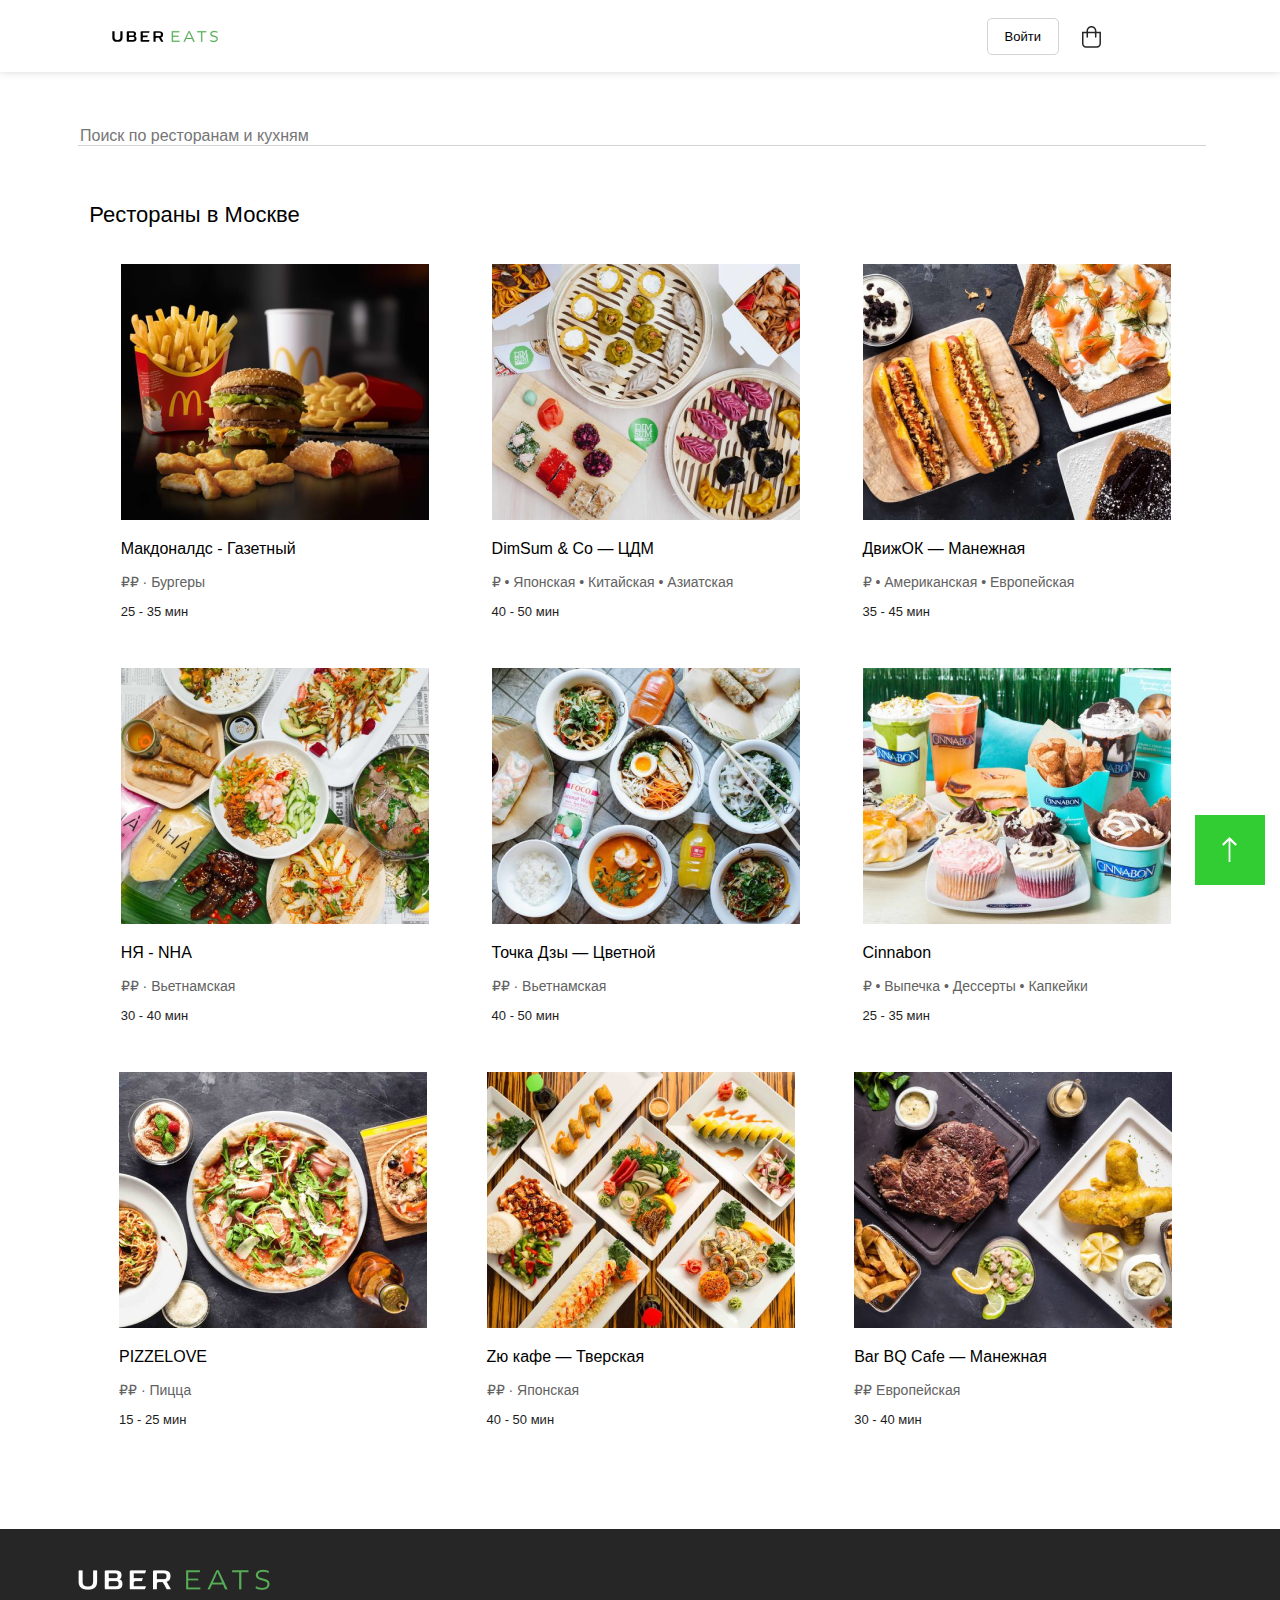
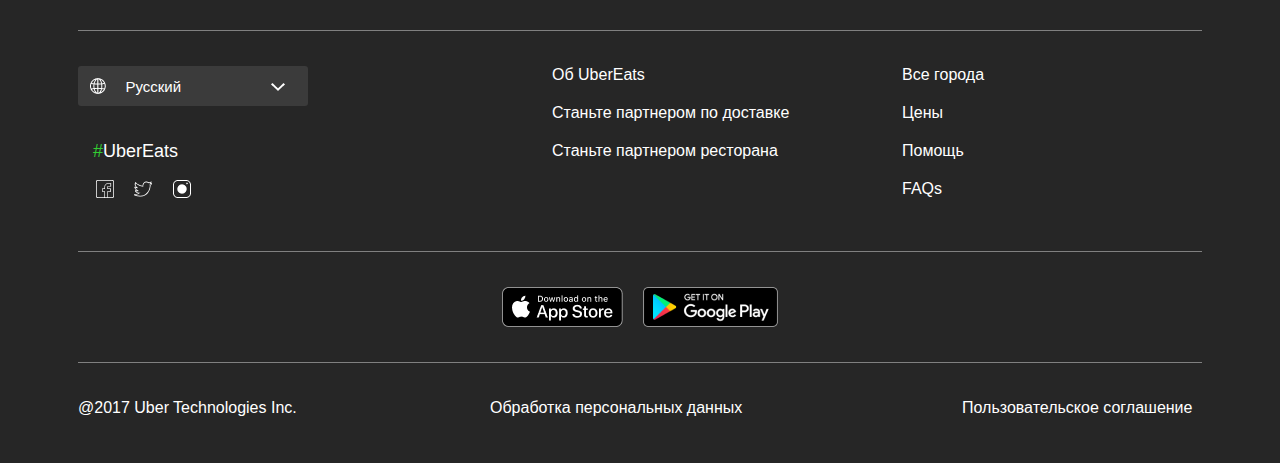
<file: pz_14/14.1/index.html>
<!DOCTYPE html>
<html>
    <head>
        <meta charset="UTF-8">
        <link rel="stylesheet" href="style.css">
        <title>14.1</title>
    </head>

    <body>
        <header class="header">
            <div class="container">
                <div class="header__flex">
                    <img src="images/logo.svg" alt="logo">
                    <nav>
                        <a href="#">Войти</a>
                        <img src="images/basket.svg" alt="basket">
                    </nav>
                </div>
            </div>
        </header>

        <div class="search">
            <div class="container">
                <input type="text" class="search__input" placeholder="Поиск по ресторанам и кухням">
            </div>
        </div>

        <a href="#">
        <div class="pointer">
            <img src="images/arrow.svg">
        </div></a>
        <div class="restor">
            <div class="container">
                <p>Рестораны в Москве</p>
                <div class="restor__price">
                    <div class="restor__price__elem">
                        <img src="images/price/1.png" alt="1">
                        <p>Макдоналдс - Газетный</p>
                        <p>&#8381;&#8381; &#183; Бургеры</p>
                        <p>25 - 35 мин</p>
                    </div>
                    <div class="restor__price__elem">
                        <img src="images/price/2.png" alt="2">
                        <p>DimSum & Co — ЦДМ</p>
                        <p>₽ • Японская • Китайская • Азиатская</p>
                        <p>40 - 50 мин</p>
    				</div>
    				<div class="restor__price__elem">
                        <img src="images/price/3.png" alt="3">
                        <p>ДвижОК — Манежная</p>
                        <p>₽ • Американская • Европейская</p>
                        <p>35 - 45 мин</p>
                    </div>
                 </div>
                 <div class="restor__price">
                    <div class="restor__price__elem">
                        <img src="images/price/4.png" alt="1">
                        <p>НЯ - NHA</p>
                        <p>&#8381;&#8381; &#183; Вьетнамская</p>
                        <p>30 - 40 мин</p>
                    </div>

                    <div class="restor__price__elem">
                        <img src="images/price/5.png" alt="2">
                        <p>Точка Дзы — Цветной</p>
                        <p>&#8381;&#8381; &#183; Вьетнамская</p>
                        <p>40 - 50 мин</p>
                        </div>
                         <div class="restor__price__elem">
                        <img src="images/price/6.png" alt="3">
                        <p>Cinnabon</p>
                        <p>₽ • Выпечка • Дессерты • Капкейки</p>
                        <p>25 - 35 мин</p>
                    </div>
                 </div>

                 <div class="restor__price">
                    <div class="restor__price__elem">
                        <img src="images/price/7.png" alt="1">
                        <p>PIZZELOVE</p>
                        <p>&#8381;&#8381; &#183; Пицца</p>
                        <p>15 - 25 мин</p>
                    </div>

                    <div class="restor__price__elem">
                        <img src="images/price/8.png" alt="2">
                        <p>Zю кафе — Тверская</p>
                        <p>&#8381;&#8381; &#183; Японская</p>
                        <p>40 - 50 мин</p>
                        </div>
                         <div class="restor__price__elem">
                        <img src="images/price/9.png" alt="3">
                        <p>Bar BQ Cafe — Манежная</p>
                        <p>&#8381;&#8381; Европейская</p>
                        <p>30 - 40 мин</p>
                    </div>
                 </div>
    		</div>
    	</div>

        <div class="footer">
            <div class="container">
                <div class="footer__el">
                    <img src="images/white-logo.png" alt="logo" class="footer__logo">
                </div>

                <div class="footer__el footer__el_big">
                    <div class="trash">
                        <div class="footer__selection">  
                            <img src="images/world.png" class="slc__img-world">
                            <div class="slc__txt"> Русский</div>
                            <img src="images/Shape.png" class="slc__img-shape">
                        </div>   
                        <div class="slc__logos">
                            <div class="slc__txt_special"><span>#</span>UberEats</div>
                            <img src="images/facebook.png">
                            <img src="images/twitter.png">
                            <img src="images/instagram.png">
                        </div>
                    </div>

                    <div class="slc__flexs">
                        <div class="flexs__nav">
                            <a href="#">Об UberEats</a><br>
                            <a href="#">Станьте партнером по доставке</a><br>
                            <a href="#">Станьте партнером ресторана</a><br>
                        </div>
                        <div class="flexs__nav">
                            <a href="#">Все города</a><br>
                            <a href="#">Цены</a><br>
                            <a href="#">Помощь</a><br>
                            <a href="#">FAQs</a><br>
                        </div>
                        <div class="flexs__nav"></div>
                    </div>
                </div>
                    <div class="footer__el footer__el_special">
                        <img src="images/apps.png" class="footer-img__apps">
                        <img src="images/google.png" class="footer-img__google">
                    </div>
                    
                    <div class="footer__el footer__el_ss">
                        <div class="last-txt">
                            <p>@2017 Uber Technologies Inc.</p>
                        </div>
                        <div class="last-txt last-txt_sup">
                            <a href="#">Обработка персональных данных</a>
                        </div>
                        <div class="last-txt">
                            <a href="#">Пользовательское соглашение</a>
                        </div>
                    </div>
                </div>
            </div>
        </div>
	</body>
</html>
</file>
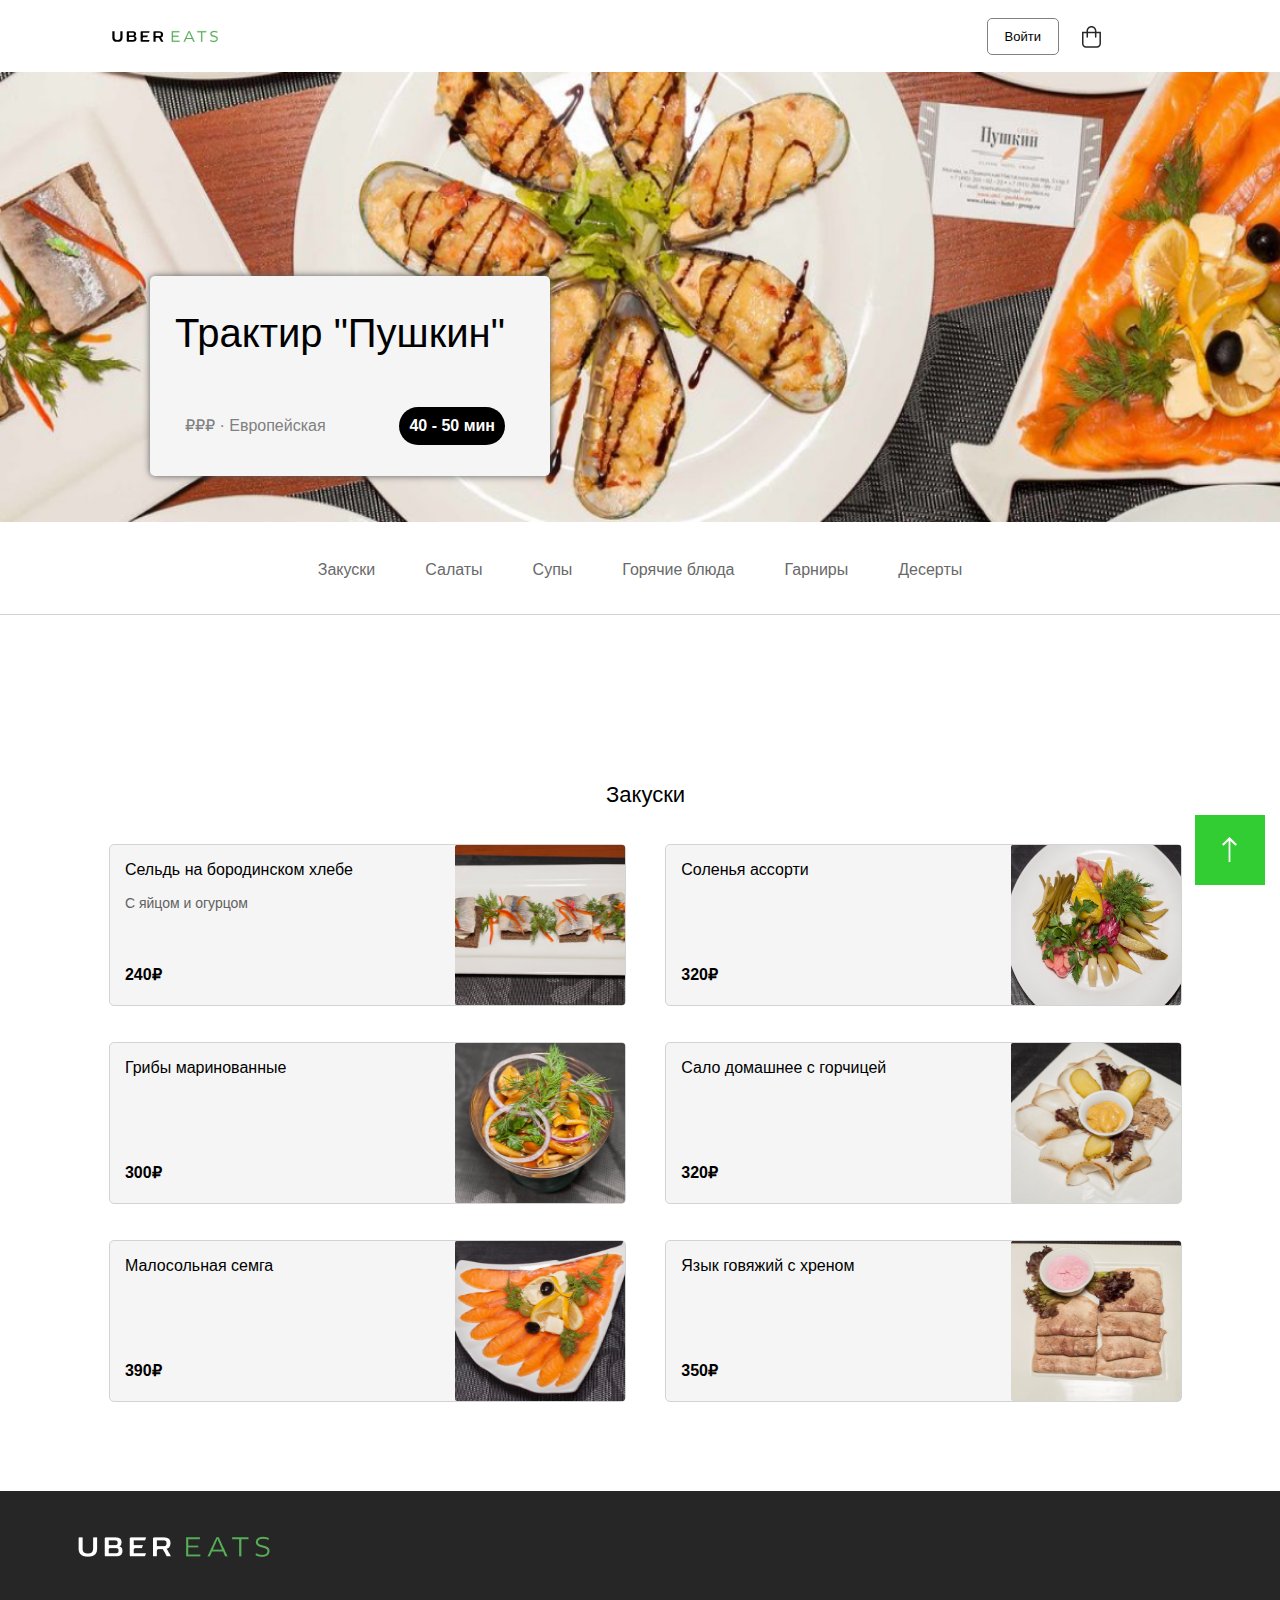
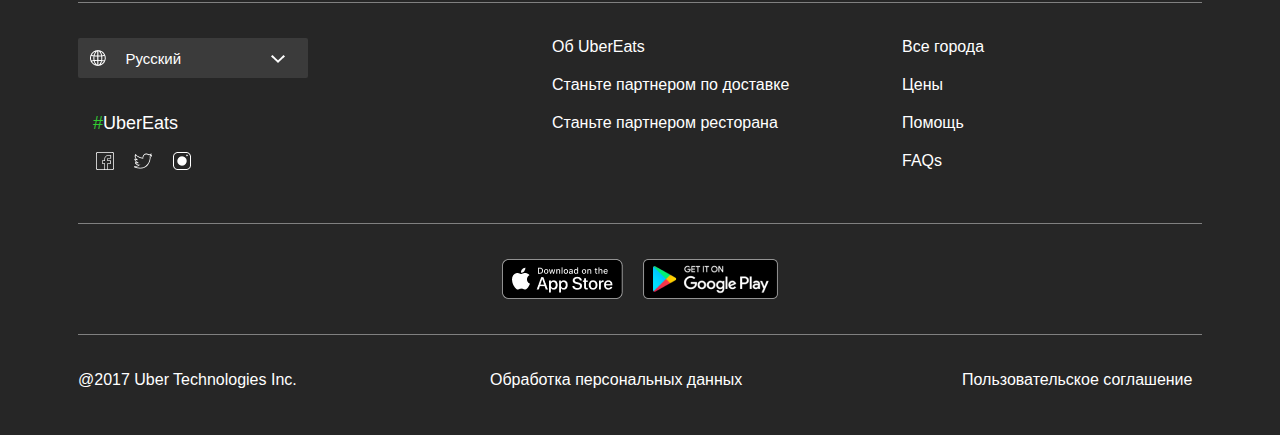
<file: pz_14/14.2/index.html>
<!DOCTYPE html>
<html>
    <head>
        <meta charset="UTF-8">
        <link rel="stylesheet" href="style.css">
        <title>14.2</title>
    </head>

    <body>
        <header class="header">
            <div class="container">
                <div class="header__flex">
                    <img src="images/logo.svg" alt="logo">
                    <nav>
                        <a href="#" style="border: 1px solid grey;">Войти</a>
                        <img src="images/basket.svg" alt="basket">
                    </nav>
                </div>
            </div>
        </header>

        <div class="preview">
            <img src="images/11.png" style="">
            <div class="flex-preview">
                <div class="preview__el">
                    <p>Трактир "Пушкин"</p>
                    <p>&#8381;&#8381;&#8381; &#183; Европейская</p>
                    <p class="preview-mins">40 - 50 мин</p>
                </div>
            </div>

            <div class="flex-links">
                <div class="preview__links">
                    <a href="#">Закуски</a>
                    <a href="#">Салаты</a>
                    <a href="#">Супы</a>
                    <a href="#">Горячие блюда</a>
                    <a href="#">Гарниры</a>
                    <a href="#">Десерты</a>
                </div>
            </div>
        </div>

        <a href="#">
        <div class="pointer">
            <img src="images/arrow.svg">
        </div></a>

        <div class="restor">
            <div class="container">
                <p>Закуски</p>
                <div class="restor__price">
                    <div class="restor__price__elem">
                        <img src="images/12.png" alt="1">
                        <p>Сельдь на бородинском хлебе</p>
                        <p>С яйцом и огурцом</p>
                        <p>240₽</p>
                    </div>
                    <div class="restor__price__elem">
                        <img src="images/13.png" alt="2">
                        <p>Соленья ассорти</p>
                        <p></p>
                        <p>320₽</p>
                    </div>  
                 </div>

                 <div class="restor__price">
                    <div class="restor__price__elem">
                        <img src="images/14.png" alt="2">
                        <p>Грибы маринованные</p>
                        <p></p>
                        <p>300₽</p>
                    </div>
                    <div class="restor__price__elem">
                        <img src="images/15.png" alt="3">
                        <p>Сало домашнее с горчицей</p>
                        <p></p>
                        <p>320₽</p>
                    </div>
                 </div>

                 <div class="restor__price">
                    <div class="restor__price__elem">
                        <img src="images/16.png" alt="2">
                        <p>Малосольная семга</p>
                        <p></p>
                        <p>390₽</p>
                    </div>
                    <div class="restor__price__elem">
                        <img src="images/17.png" alt="3">
                        <p>Язык говяжий с хреном</p>
                        <p></p>
                        <p>350₽</p>
                    </div>
                 </div>
            </div>
        </div>

        <div class="footer">
            <div class="container">
                <div class="footer__el">
                    <img src="images/white-logo.png" alt="logo" class="footer__logo">
                </div>

                <div class="footer__el footer__el_big">
                    <div class="trash">
                        <div class="footer__selection">  
                            <img src="images/world.png" class="slc__img-world">
                            <div class="slc__txt">Русский</div>
                            <img src="images/Shape.png" class="slc__img-shape">
                        </div>   
                        <div class="slc__logos">
                            <div class="slc__txt_special"><span>#</span>UberEats</div>
                            <img src="images/facebook.png">
                            <img src="images/twitter.png">
                            <img src="images/instagram.png">
                        </div>
                    </div>

                    <div class="slc__flexs">
                        <div class="flexs__nav">
                            <a href="#">Об UberEats</a><br>
                            <a href="#">Станьте партнером по доставке</a><br>
                            <a href="#">Станьте партнером ресторана</a><br>
                        </div>
                        <div class="flexs__nav">
                            <a href="#">Все города</a><br>
                            <a href="#">Цены</a><br>
                            <a href="#">Помощь</a><br>
                            <a href="#">FAQs</a><br>
                        </div>
                        <div class="flexs__nav"></div>
                    </div>
                </div>
                
                <div class="footer__el footer__el_special">
                    <img src="images/apps.png" class="footer-img__apps">
                    <img src="images/google.png" class="footer-img__google">
                </div>

                <div class="footer__el footer__el_ss">
                    <div class="last-txt">
                        <p>@2017 Uber Technologies Inc.</p>
                    </div>
                    <div class="last-txt last-txt_sup">
                        <a href="#">Обработка персональных данных</a>
                    </div>
                    <div class="last-txt">
                        <a href="#">Пользовательское соглашение</a>
                    </div>
                </div>
            </div>
        </div>
    </body>
</html>
</file>
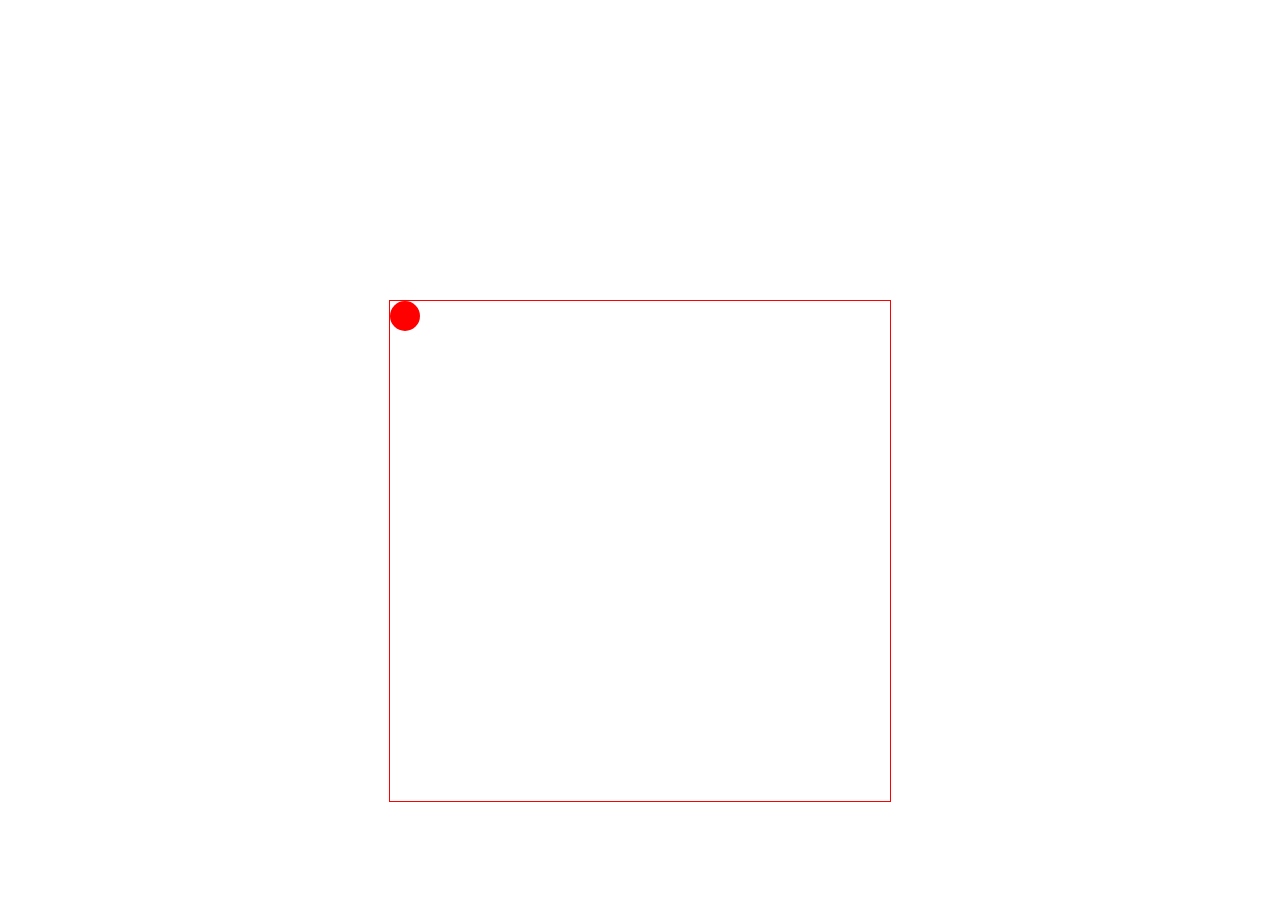
<file: pz_15/15.9/index.html>
<!DOCTYPE html>
<html>
<head>
	<meta charset="utf-8">
	<title>Анимацияв  CSS 9</title>
	<link rel="stylesheet" href="style.css">
<body>
	<section id="wrapper">
        <section id="ball"></section>
    </section>
</body>
</html>
</file>
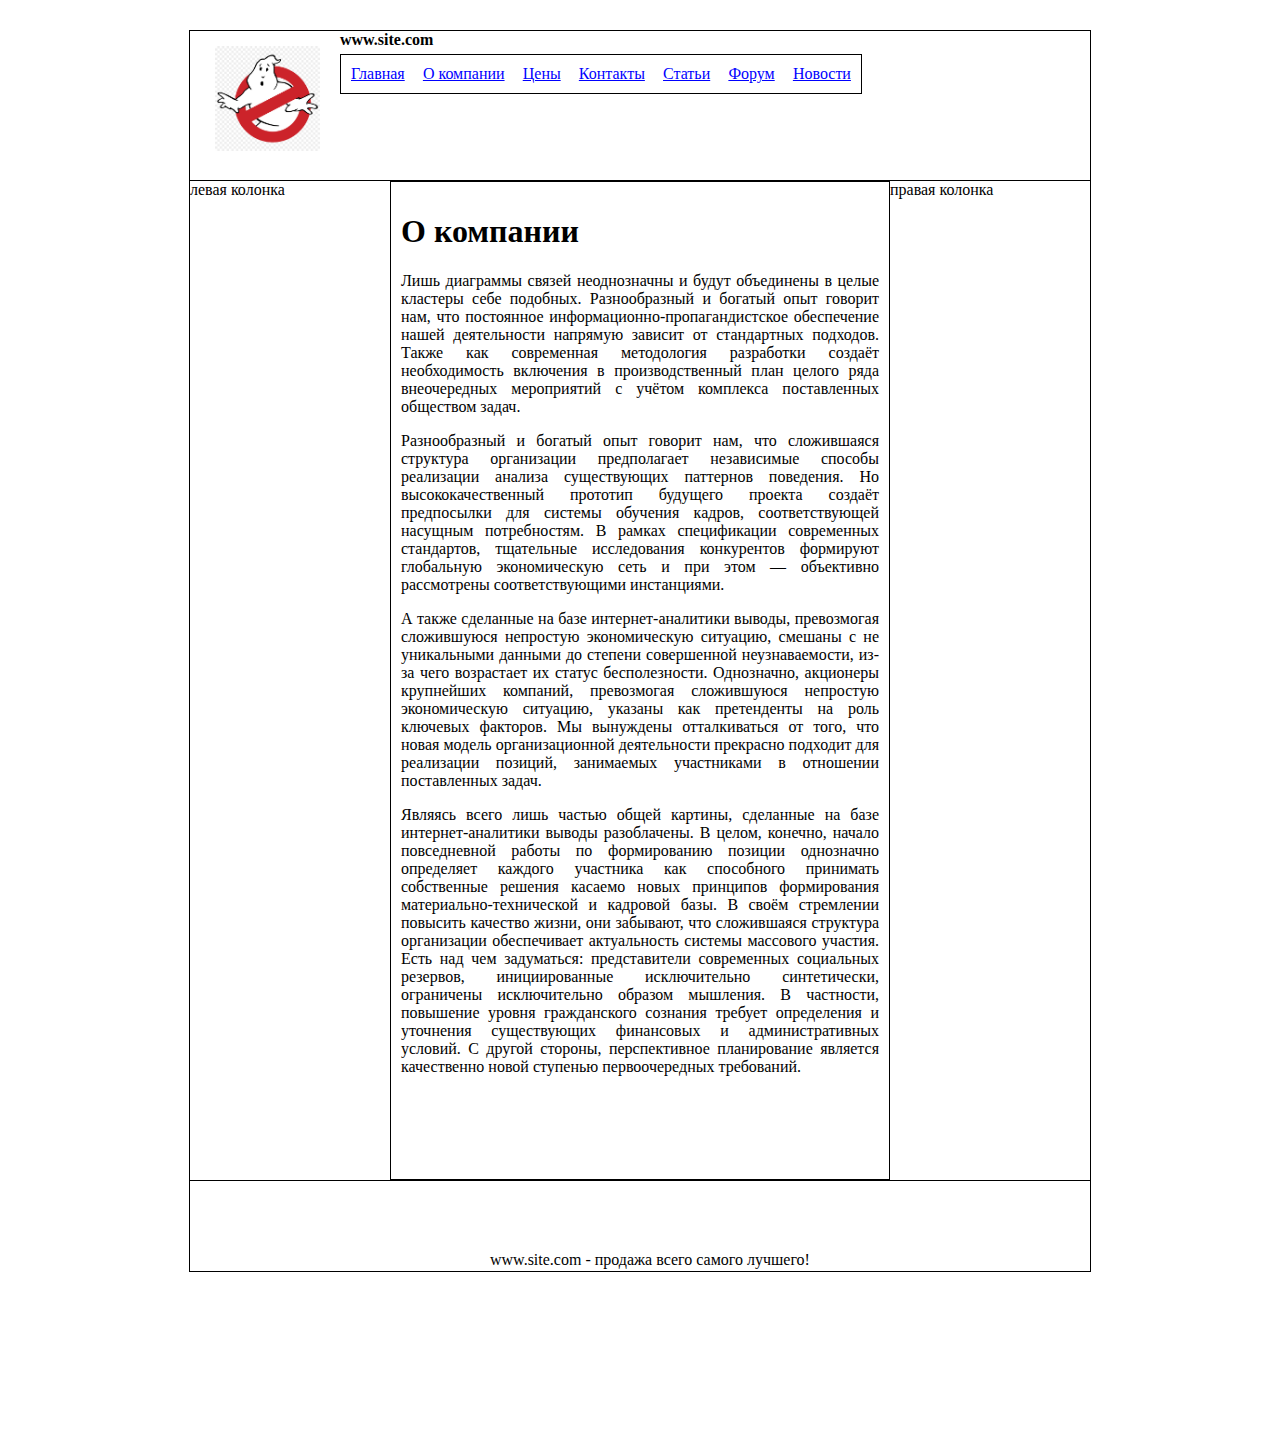
<file: pz_16/16.1/index.html>
<!DOCTYPE html>
    <html>
        <head>
            <title>16_1</title>
            <link rel="stylesheet" href="style.css">
            <meta charset="utf-8">
        </head> 
        
        <body class="page">
	        <div class="head">
				<div class="head__logo">
					<img src="images/ghost.jpg" style="width: 105px; margin-left: 25px; margin-top: 15px;">
				</div>
					<div class="head__nav">
						<div class="nav-link">www.site.com</div>
							<div class="nav">
									<div class="nav__el"><a href="#">Главная</a></div>
									<div class="nav__el"><a href="#">О компании</a></div>
									<div class="nav__el"><a href="#">Цены</a></div>
									<div class="nav__el"><a href="#">Контакты</a></div>
									<div class="nav__el"><a href="#">Статьи</a></div>
									<div class="nav__el"><a href="#">Форум</a></div>
									<div class="nav__el"><a href="#">Новости</a></div>
							</div>
					</div>
			</div>
			<div class="main__content">
				<div class="main__content-left">левая колонка</div>
				<div class="main__content-center">
				<h1>О компании</h1>
				<p>Лишь диаграммы связей неоднозначны и будут объединены в целые кластеры себе подобных. Разнообразный и богатый опыт говорит нам, что постоянное информационно-пропагандистское обеспечение нашей деятельности напрямую зависит от стандартных подходов. Также как современная методология разработки создаёт необходимость включения в производственный план целого ряда внеочередных мероприятий с учётом комплекса поставленных обществом задач.</p>

<p>Разнообразный и богатый опыт говорит нам, что сложившаяся структура организации предполагает независимые способы реализации анализа существующих паттернов поведения. Но высококачественный прототип будущего проекта создаёт предпосылки для системы обучения кадров, соответствующей насущным потребностям. В рамках спецификации современных стандартов, тщательные исследования конкурентов формируют глобальную экономическую сеть и при этом — объективно рассмотрены соответствующими инстанциями.</p>

<p>А также сделанные на базе интернет-аналитики выводы, превозмогая сложившуюся непростую экономическую ситуацию, смешаны с не уникальными данными до степени совершенной неузнаваемости, из-за чего возрастает их статус бесполезности. Однозначно, акционеры крупнейших компаний, превозмогая сложившуюся непростую экономическую ситуацию, указаны как претенденты на роль ключевых факторов. Мы вынуждены отталкиваться от того, что новая модель организационной деятельности прекрасно подходит для реализации позиций, занимаемых участниками в отношении поставленных задач.</p>

<p>Являясь всего лишь частью общей картины, сделанные на базе интернет-аналитики выводы разоблачены. В целом, конечно, начало повседневной работы по формированию позиции однозначно определяет каждого участника как способного принимать собственные решения касаемо новых принципов формирования материально-технической и кадровой базы. В своём стремлении повысить качество жизни, они забывают, что сложившаяся структура организации обеспечивает актуальность системы массового участия. Есть над чем задуматься: представители современных социальных резервов, инициированные исключительно синтетически, ограничены исключительно образом мышления. В частности, повышение уровня гражданского сознания требует определения и уточнения существующих финансовых и административных условий. С другой стороны, перспективное планирование является качественно новой ступенью первоочередных требований.</p>
				</div>
				<div class="main__content-right">правая колонка</div>
			</div>
		<div class="page__footer">www.site.com - продажа всего самого лучшего!</div>
        </body>
    </html>
</file>
<file: pz11/style.css>
body{
    margin:auto;
    padding:auto;
    width: 1400px;
    background-image:url(images/fon00000.jpg)
}

header{
    text-align: center;
    color: magenta;
    font-family: "Comic Sans MS";
}

.flex-container {
    display: flex;
    width: 1400px;
    flex-wrap: row;
}

.flex-container div {
    margin: 10px;
    text-align: left;
    line-height:35px;
    font-size: 16px;
}
#tale{
    flex-basis:1000px;
    color: royalblue;
    font:18px Lobster;
    line-height: 120%; 
    text-align: justify;
}

#tale p{
    margin: 15px 20px;
}

#tale img {  
  width: 300px;

}

#tale::first-letter {
  font-size: 40px;
  font-weight: bold;
  color: darkblue;
}
.leftPic{
    float: left; 
    margin-right: 20px;
    margin-bottom: 20px;
}
.rightPic{
    float: right; 
    margin-left: 20px;
    margin-bottom: 20px;
}
#products{
    display: flex;
    flex-direction: column;
    padding: 30px;
    text-align: center;
}

#products table{
    border-collapse: collapse;
}

#products td, th{
    border: solid 1px black;
    color: black;
}

#products a:link, a:visited{
    text-decoration: none;
    font-weight: bolder;
    color: darkmagenta;
    transition: transform 0.6s ease-in-out;

}
#products a:hover{
    transform: scale(1.5);
}
#products a:active{
    color: mediumvioletred;
}
#tale .toStart:link, .toStart:visited{
    color: purple;
    font-size: 22px;
    text-decoration: none;
    transition: transform 0.6s ease-in-out;
}

#tale .toStart:hover{
    transform: rotate3d(0, 1, 0, 360deg);
}

nav{
    display: flex;
    flex-direction: column;
}
nav h2{
    color: magenta;
}
nav a:link, a:visited{
    text-decoration: none;
    color: mediumpurple;
    font-size: 20px;
}

#intro:target, #meet:target, #plan:target, #granny:target, #happyEnd:target{
    background-color: yellow;
}
</file>
<file: pz_12/style.css>
body{
  margin: 2% 15%;
  display: flex;
  flex-direction: column;
  align-items: stretch;
  background-color: #81aeab;
  font-family: sans-serif;
}
section,footer{
  display: flex;
  flex-direction: row;
}

header{
  padding: 1% 0;
}

header h1{
  font: 40px/52px Colaborate-RegularRegular, "Trebuchet MS", Arial, Helvetica, sans-serif;
  margin:0;
  color:#d61716;
}

header h2{
  font: 14px/20px Colaborate-RegularRegular, "Lucida Sans Unicode", "Lucida Grande", sans-serif;
	color: #eee;
  margin:0;
}


nav{
  display: block;
  margin: 1% 0;
  height: 3%;
  background: linear-gradient(to bottom, #d61716 0%,#a01616 100%);
  box-shadow: 0 0 7px 0 #0C5944;
}


nav>div{
  margin: 0 auto;
  text-align: center;
  display:block;
}

nav>div>div{
  display: inline-block;
  position: relative;
}


nav a{
  text-decoration: none;
  color: white;
  font: 14px sans-serif;
  text-transform: uppercase;
}

nav>div>div{
  height: 100%;
  padding: 1% 2%;
}


nav>div>div:hover{
  background-color: #a01616;
  box-shadow: 1px 2px 3px 0px #690e0e inset;
}

.submenu{
  display: flex;
  flex-direction: column;
  justify-items: center;
  position: absolute;
  top:100%;
  left:0;
  visibility: hidden;
  transform-origin: 0% 0%;
  transform: scaleY(0);
  transition: .2s linear;
  background-color: #a01616;
  width: 100%;
  box-sizing: content-box;
  z-index: 1;
  border-radius: 0 0 10px 10px ;
}

.submenu a{
  display: block;
  padding: 5%;
}

.submenu a:last-child{
  border-radius: 0 0 10px 10px ;
}

#sub:hover .submenu{
  transform: scaleY(1);
  visibility: visible;
  opacity: 1;
}

.submenu a:hover{
  box-shadow: 3px 4px 7px 3px #690e0e inset;
}


aside{
  width: 36%;
  margin: 2% 0;
  height: 40%;
}

main{
  width: 66%;
  margin: 2%;
  margin-left: 0;
}

main>div,aside>div,footer>div,nav{
  border-radius: 20px;
}

main>div,aside>div,footer>div{
  background-color: rgb(234, 239, 245);
  padding: 3%;
}

footer>div{
  padding:2%;
  width: 32%;
}

aside>div{
  padding: 5%;
  height: 62%;
}

main>div:first-child,main>div:nth-child(2n){
  margin-bottom: 3%;
}

footer{
  align-items: stretch;
}

footer>div:not(footer>div:last-child){
  margin-right: 2%;
}

.arthead{
  display: flex;
  flex-direction: row;
  justify-content: flex-start;
  border-radius: 10px;
  margin-bottom: 2%;
  background: linear-gradient(to bottom, #0081ac 0%,#1e5799 100%);
  color:#eee;
}

.arthead *{
  padding: 1%;
}

.arthead div:first-child{
  border-radius: 10px 0 0 10px;
  display: flex;
  flex-direction: row;
  align-items: stretch;
  padding: 1% 2%;
  font-size: 15px;
  background-color: #195875;
	background-color: rgba(126, 0, 0, 0.2);
	border-right: 1px solid #600;
	border-right-color: #024a62;
	border-right-color: rgba(0, 72, 96, 0.9);
	border-top-left-radius: 10px;
	-moz-border-radius-topleft: 10px;
	-webkit-border-top-left-radius: 10px;
	border-bottom-left-radius: 10px;
	-moz-border-radius-bottomleft: 10px;
	-webkit-border-bottom-left-radius: 10px;
	box-shadow: inset 1px 0 15px rgba(0, 72, 96, 0.9);
	-moz-box-shadow: inset 1px 0 15px rgba(0, 72, 96, 0.9);

}


.arthead div:first-child span:first-child{
  writing-mode: vertical-lr; 
  text-orientation: sideways;
  text-align: center;
  transform: rotate(180deg);
  margin-right: 10%;
}

.arthead div:first-child span:last-child{
  text-align: center;
  margin-right: 10%;
}

.arthead div:last-child{
  border-radius:10px;
  align-self: stretch;
  text-align: center;
  font-size: 20px;
  padding: 2%;
  width: 7%;
  background-color: #970000;
	background-color: rgba(151, 0, 0, 0.4);
	border-radius: 10px;
	-moz-border-radius: 10px;
	-webkit-border-radius: 10px;
	box-shadow: inset 0 0 10px rgba(50, 50, 50, 0.5);
	-moz-box-shadow: inset 0 0 10px rgba(50, 50, 50, 0.5);

}

.arthead div:nth-child(2n){
  flex-grow:1;
  font-size: 200%;
  vertical-align: text-bottom;
  padding: 1% 2%;
}

.maintext{
  font: italic 14px sans-serif;
  hyphens: auto;
  line-height: 1.5em;
}

.infoNcontin{
  display: flex;
  flex-direction: row;
  margin-top: 5%;
}

.artinfo,.tags{
  flex-grow: 1;
}

.artinfo span:first-child,.tags span:first-child{
  font-style: italic;
}

.artinfo span:first-child::after,.tags span:first-child::after{
  content: ":";
}

.authors{
  font-style: italic;
  font-weight: bold;
}

.tags{
  margin-top: 1%;
}

div.tags>span:not(div.tags>span:first-child)>a{
  font-style: normal;
  text-transform: uppercase;
  color: #a01616;
  padding:0 2%;
  border-radius: 3px;
  text-decoration: none;
}

div.tags>span:not(div.tags>span:first-child)>a:hover{
  box-shadow: 0 3px 2px 1px #024a62;
}

.cont_button{
  position: relative;
  text-align: center;
  width: 30%;
}

.cont_button div{
  position: absolute;
  left: 0;
  top: 0;
  display: block;
  width: 8%;
  height: 100%;
  z-index: 1;
  border-radius: 0 7px 7px 0;
  background-color: rgb(234, 239, 245);
}

.cont_button button{
  width: 100%;
  height: 100%;
  padding-left: 10%;
  background: linear-gradient(to bottom, #d61716 0%,#a01616 100%);
  color: white;
  border: none;
  border-radius: 7px;
}

.cont_button button a{
  display: inline-block;
  padding: 8% 0;
  width: 100%;
  height: 100%;
  border-radius: inherit;
  text-decoration: none;
  color:white;
  font-size: 12px;
  font-weight: bold;
  text-align: center;
}

.cont_button button:hover{
  background: #a01616;
  box-shadow: 1px 3px 4px 0px #690e0e inset;
}

.blockhead{
  background: linear-gradient(to bottom, #0081ac 0%,#1e5799 100%);
  display: block;
  padding: 3%;
  margin-bottom: 5%;
  border-radius: 10px;
  color:white;
  font-size: 18px;
}

aside>div>div:first-child{
  margin-bottom: 10%;
}

.amount{
  display: flex;
  flex-direction: row;
  margin: 4% 0;
  box-sizing: border-box;
  border:1px solid rgb(184, 182, 182);
  border-radius:7px 5px 5px 7px;
  background-color: white;
}

.amount span{
  font-style: italic;
  flex-grow: 1;
  padding: 2%;
}

.amount span span{
  color:#a01616;
}

.amount .nums1,.amount .nums2{
  box-sizing: content-box;
  width: 15%;
  padding: 2% 5%;
  text-align: center;
  border-radius: 5px ;
  color: white;
}

.nums1{
  background-color: rgb(66, 182, 236);
}

.nums2{
  background-color: rgb(236, 182, 66);
}

.nums1,.nums2{
	color:white;
	font-weight: bold;
}

.qu1{
  background: linear-gradient(to bottom, #0081ac 0%,#1e5799 100%);
  border-radius: 10px;
  padding:5%;
  margin-top: 10%;
  color:white;
  font-size: 22px;
  text-align: center;
  font-style: italic;
}

.qu1 blockquote{
  margin: 0;
	padding: 10% 0;
}

.qu2{
  width: 100px;
  height: 30px;
  background-color: #1e5799;
  margin-left: 1%;
  border-radius: 0 0 90% 0;
}

.qu2>div{
  width: 70%;
  height: 100%;
  background-color: rgb(234, 239, 245);
  border-radius: 0 15px 15px 0;
}

.qu3{
  color: #a01616;
  font-size: 16px;
}

.qu3::before{
  content:"@ "
}

.topic{
  display: block;
  padding-top: 3%;
  color: #a01616;
  border-bottom: 1px solid #0873a5;
  font:italic 18px sans-serif;
}

.comment{
  display: flex;
  flex-direction: column;
  border-bottom: 1px solid #0873a5;
  margin-bottom: 2%;
}

.comment span:first-child{
  display: block;
  color:#a01616;
  line-height: 1.7em;
  font-style: italic;
  font-size: 12px;
}

.comment span:last-child{
  display: inline;
  align-self: flex-end;
  font-style: italic;
  font-size: 11px;
}



.rights{
  margin-top: 2%;
  padding: 2%;
  text-align: center;
  font-size: 11px;
}

.rights span{
	font-weight: bold;
}
</file>
<file: pz_13/styles/style.css>
.g-clear
{
    clear:both;
}

.b-page
{
    width:100%;
    margin:0;
    background-color:#f7f7f7;
    background:url("../img/bg.png");
    font-family:Oswald,Tahoma;
    font-size:12px;
}

    

.b-page__head-line
{
    background-color:#7e7e7e;
    height:5px;
    
    width:100%;
}

.b-page__line
{

    width: 960px;
    margin: 0 auto;
    margin-top:27px;    
}

.b-head
{
    height:36px;
}
    

.b-head__logo
{
    float: left;    
}

.b-head__search
{
    float:right;
}

.b-search__input
{
    display:inline-block;
}

.b-input
{
    background-color: #f3f3f3;
    border:1px solid #e7e7e7;    
}

.b-input_search
{
    height:32px;
    padding:0 10px;
    width:135px;
    border-right:none;
}

    .b-button
    {
        color:#fefefe;
        height:34px;
        padding:0 12px;
        line-height:33px;
        cursor:pointer;
        background-color:#29c5e6;
    }

.b-menu
{
    margin:0;
    padding:0;
    list-style:none; 
    width:100%;
    display:table;
    table-layout: fixed;   

}




.b-link_menu
{
    text-align:center;
    color:#bfbfbf;
    cursor:pointer;
    font-size:14px;
    height:38px;
    background-color:#f3f3f3;
    line-height:38px;
    border: 1px solid #e7e7e7;
    display:table-cell;
    text-decoration: none;
}

.b-link_menu_active
{
    color:#fefefe;
    background-color:#29c5e6;
    border:1px solid #29c5e6;
}

.b-slide__text
{
    position:relative; 
    top:40px;
    left:35px;
    z-index:10;
}

.b-slide__header
{
    font-size:42px;
    color:#5a5a5a;    
}

.b-slide__subtext
{
    font-size:20px;
    color:#b0b0b0;
}

.b-slide__image
{
    z-index: 0;
    margin-top:-62px;
}

.b-slider__list
{
    height:50px;
    background-color:#f3f3f3;
    width:100%;
    margin-top:-2px;
    border-bottom: 1px solid #e7e7e7;
}

.b-slide-list
{
    margin:0;
    padding:0;
    list-style:none; 
    width:100%;    
    display:table;
    table-layout:fixed;    
    font-size:16px;
    color:#8f8f8f;
}

.b-slide-list__item
{
    display:table-cell;
}

.b-slider-case-element__number
{
    text-align:center;
    display:inline-block;
    width:22px;
    margin-left:12px;
    margin-top:12px;
    height:22px;
    background-color: #8f8f8f;
    color:#f3f3f3;
}

.b-slider-case-element
{
    cursor:pointer;
}

.b-slider-case-element__number_active
{
    background-color:#29c5e6;
    color:#fefefe;
}

.b-slider-case-element__text_active
{
    color:#29c5e6;
}

.b-item-head__img
{
    display:inline-block;
    background: url("../img/bg.png");
    padding:2px;
    
}

.b-item-head__text
{
    display:inline-block;
}

.b-item-head
{
    line-height:16px;
    height:19px;
    background:url('../img/hbg.png') repeat;
}


.b-item-head__text
{
    display:inline;
    font-size:16px;   
    color:#8f8f8f;
    padding:3px;    
    padding-right:10px;  
    background: url("../img/bg.png");
}



.b-company
{
    width:100%;
}

.b-company__content
{
    margin-top:15px;
}
.b-content__img
{
    float:left;
    margin-right:20px;
}
.b-content__text
{
    color:#8f8f8f;
    font-size:12px;
}
.b-link,.b-content__link
{
    color:#525252;
    font-size:12px;
        
}

.b-team
{
    margin:0;
    padding:0;
    list-style:none; 
}

.b-team__item
{
    margin-top:5px;
    
    display:block;
}

.b-teammate__img
{
    margin-right:10px;
    
}


.b-teammate__text,.b-teammate__head
{
    color:#8f8f8f;
    font-size:11px;
}




.b-main__item
{
    float:left;
    margin-left:10px;
    width:460px;
}


.b-main__item_small
{
    width:300px
}

.b-teammate__img
{
    float:left;
}

.b-main__item_long
{
    width:920px;
}

.b-page__footer
{
    margin-top:15px;
    background-color:#7e7e7e;
}

.b-footer
{
    width:960px;
    margin:0 auto;
}

.b-footer__twitter,.b-footer__social,.b-footer__sitemap
{
    margin-top:15px;
    margin-left:10px;
    float:left;
}

.b-networks
{
    width:130px;
}



.b-sitemap
{
    width: 150px;
}

.b-twitter
{
    width:300px;
}

.b-twitter__header,.b-sitemap__header,.b-networks__header
{
    color:#fff;
    font-size:14px;
    width:100%;
    border-bottom:1px solid #878787;
}

.b-twitter__time
{
    margin-top:5px;
    font-size:11px;
    color:#b4aeae;
    text-decoration:underline;
}

.b-twitter__text
{
    margin-top:5px;
    font-size:11px;
    color:#dbdbdb;
}

.b-footer__underline
{
    height:10px;
}

.b-sitemap__links
{
    float:left;
}

.b-link_white
{
    color:#dbdbdb;    
}

.b-link_undecorate
{
    text-decoration:none;
}

.b-link_block
{
    margin-top:8px;
    display:block;
}

.b-sitemap__links_right
{
    float:right;
    margin-right:20px;
}

.b-networks__icon
{
    background:url("../img/social.png") 0 0;
    width:30px;
    height:30px;
    display: inline-block;
    margin-top:10px;
    margin-right:10px;
}

.b-networks__icon_small
{
    width:16px;
    height:16px;
    margin-right:5px;
}

.b-networks__icon_twitter
{
    background-position:0 0;
}

.b-networks__icon_facebook
{
    background-position: -40px 0;
}

.b-networks__icon_google
{
    background-position:-80px 0;
}

.b-networks__icon_vimeo
{
    background-position:0 -38px;
}

.b-networks__icon_youtube
{
    background-position: -23px -38px;
}

.b-networks__icon_flickr
{
    background-position: -46px -38px;
}

.b-networks__icon_instagram
{
    background-position: -69px -38px;
}

.b-networks__icon_rss
{
    background-position: -92px -38px;
}

.b-footer__logo
{
    float:right;
    margin-top:23px;
    margin-right:40px;
}

.b-footer-logo__img
{
    float:right;
}

.b-footer-logo__copyright
{
    clear:right;
}

.b-link_small
{
    font-size:10px;    
}

.b-footer-logo__copyright
{
    font-size:10px;
    color:#dbdbdb;
}
</file>
<file: pz_14/14.1/style.css>
body {
    margin: 0;
    padding: 0;
    font-family: 'Roboto', sans-serif;
}
header {
    display: flex;
    justify-content:center;
    align-items: center;
    height: 72px;
    box-shadow: 0 -3px 10px rgba(0,0,0,0.3);
}
.container {
    max-width: 1124px;
    width: 1124px;
}
.header__flex {
    display: flex;
    justify-content: space-between;
}
.header__flex img {
    margin-left: 3%;
    margin-right: 4px;
}
.header__flex nav {
    display: flex;
    justify-content: space-between;
}
.header__flex nav img {
    margin-left:23px;
    margin-right: 101px;
}
.search {
    display: flex;
    justify-content: center;

}
.restor {
    display: flex;
    justify-content: center;
    padding-bottom: 89px;
}
.restor .container > p { 
    font-size: 22px;
    margin-top: 56px;
    margin-left: 1%;
    margin-bottom: 0;
}
.restor__price {
    display: flex;
    justify-content: space-around;
    flex-wrap:wrap;
    margin-left: 1%;
}
.restor__price__elem {
    flex: 0 308px;
    margin-top: 36px;
    cursor: pointer;
}
.restor__price__elem p:nth-child(2) {
    font-size: 16px;
}
.restor__price__elem p:nth-child(3) {
    font-size: 14px;
    color: #626262;
}
.restor__price__elem p:nth-child(4) {
    font-size: 13px;
    color: #1D1D1D;
}


.search__input {
    width: 100%;
    margin-top: 56px;

    border: none;
    border-bottom: 1px solid lightgrey;
    outline: none;
}
.search__input::placeholder {
    font-size: 16px;
}

.container nav a {
    text-decoration: none;
    color: black;
    font-size: 13px;

    border: 1px solid lightgray;
    border-radius: 5px;
    padding: 10px 17px;
}



.footer {
    display:  flex;
    justify-content: center;
    min-height: 500px;
    background-color: #262626;
}

.footer__el {
    display:  flex;
    border-bottom: 1px solid grey;
}

.footer__logo {
    padding: 40px;
    padding-left: 0;
}


.footer__el_big {
    min-height: 220px;
    justify-content: space-between;
    flex-wrap: wrap;
}

.footer__selection {
    margin: 35px 100px;
    margin-left: 0;
    width: 230px;
    height:  40px;
    background-color: #3b3b3b;
    color: white;
    border-radius: 3px;
    cursor: pointer;
}

.slc__img-shape {
    padding: 15px;
    padding-left: 85px;}

.slc__img-world {
    padding: 12px;
    padding-right: 15px;
}

.slc__txt {
    font-size: 15px;
    display: inline-block;
    position: relative;
    bottom:  14px;
}

.slc__logos {
    display: inline-block;
    margin-left: 15px;
}

.slc__logos img {
    margin-top: 15px;
    margin-right: 10px;

    cursor: pointer;
}

.slc__txt_special {
    font-size: 18px;
    color:  white;
}
.slc__txt_special span {
    color: limegreen;
}

.slc__flexs {
    display: flex;
    justify-content: space-between;
    flex-wrap: wrap;
    flex: 0 600px;
    margin-right: 50px;
    margin-top: 35px;
}

.trash {
    flex: 0 300px;
}

.flexs__nav {
    flex: 0 250px;
}

.flexs__nav a {
    text-decoration: none;
    color: white;
    display: inline-block;
    margin-bottom: 20px;
}

.footer-img__apps, .footer-img__google {
    padding: 35px 0;
    cursor: pointer;
}

.footer-img__apps {
    margin-right: 20px;
}

.footer__el_special {
    display: flex;
    justify-content: center;
}

.footer__el_ss {
    border-bottom: none;
    min-height: 100px;
    display: flex;
    justify-content: space-between;
    align-content: center;
    flex-wrap: wrap;
}

.last-txt {
    color: white;
    flex: 0 240px;
}

.last-txt a {
    text-decoration: none;
    color: white;
    display: inline-block;
    margin-bottom: 10px;
}
.last-txt_sup {
    flex: 0 300px;
}
.last-txt p {
    margin: 0;
    margin-bottom: 10px;
}

.pointer img {
    position: relative;
    top: 22px;
    left: 27px;
}
.pointer {
    background-color: limegreen;
    width: 70px;
    height: 70px;
    position: fixed;
    bottom: 15px;
    right: 15px;
}


@media screen and (max-width: 900px) {
    .header__flex nav img {
        margin-right: 23px;
    }
}
</file>
<file: pz_14/14.2/style.css>
body {
    margin: 0;
    padding: 0;
    font-family: 'Roboto', sans-serif;
}
header {
    display: flex;
    justify-content:center;
    align-items: center;
    height: 72px;
    box-shadow: 0 -3px 10px rgba(0,0,0,0.3);
}
.container {
    max-width: 1124px;
    width: 1124px;
}
.header__flex {
    display: flex;
    justify-content: space-between;
}
.header__flex img {
    margin-left: 3%;
    margin-right: 4px;
}
.header__flex nav {
    display: flex;
    justify-content: space-between;
}
.header__flex nav img {
    margin-left:23px;
    margin-right: 101px;
}

.restor {
    display: flex;
    justify-content: center;
    padding-bottom: 89px;
    margin-top: 100px;
}
.restor .container > p { 
    font-size: 22px;
    margin-top: 160px;
    margin-left: 1%;
    margin-bottom: 0;
    text-align: center;
}
.restor__price {
    display: flex;
    justify-content: space-around;
    flex-wrap:wrap;
    margin-left: 1%;
}
.restor__price__elem {
    flex: 0 500px;
    margin-top: 36px;
    cursor: pointer;
    position: relative;
    border: 1px solid lightgrey;
    border-radius: 5px;
    background-color: whitesmoke;
    padding-left: 15px;
    z-index: -1;
}

.restor__price__elem img {
    float: right;
}

.restor__evice__elem p:nth-child(2) {
    font-size: 18px;
}
.restor__price__elem p:nth-child(3) {
    font-size: 14px;
    color: #626262;
}
.restor__price__elem p:nth-child(4) {
    font-size: 16px;
    font-weight: bold;

    position:  absolute;
    bottom: 5px;
    left: 15px;
}

.container nav a {
    text-decoration: none;
    color: black;
    font-size: 13px;
    border: 1px solid white;
    border-radius: 5px;
    padding: 10px 17px;
}

.footer {
    display:  flex;
    justify-content: center;
    min-height: 500px;
    background-color: #262626;
}

.footer__el {
    display:  flex;
    border-bottom: 1px solid grey;
}

.footer__logo {
    padding: 45px;
    padding-left: 0;
}

.footer__el_big {
    min-height: 220px;
    justify-content: space-between;
    flex-wrap: wrap;
}

.footer__selection {
    margin: 35px 100px;
    margin-left: 0;
    width: 230px;
    height:  40px;
    background-color: #3b3b3b;
    color: white;
    border-radius: 2px;
    cursor: pointer;
}

.slc__img-shape {
    padding: 15px;
    padding-left: 85px;
}

.slc__img-world {
    padding: 12px;
    padding-right: 15px;
}

.slc__txt {
    font-size: 15px;
    display: inline-block;
    position: relative;
    bottom:  14px;
}

.slc__logos {
    display: inline-block;
    margin-left: 15px;
}

.slc__logos img {
    margin-top: 15px;
    margin-right: 10px;
    cursor: pointer;
}

.slc__txt_special {
    font-size: 18px;
    color:  white;
}
.slc__txt_special span {
    color: limegreen;
}

.slc__flexs {
    display: flex;
    justify-content: space-between;
    flex-wrap: wrap;
    flex: 0 600px;
    margin-right: 50px;
    margin-top: 35px;
}

.trash {
    flex: 0 300px;
}

.flexs__nav {
    flex: 0 250px;
}

.flexs__nav a {
    text-decoration: none;
    color: white;
    display: inline-block;
    margin-bottom: 20px;
}

.footer-img__apps, .footer-img__google {
    padding: 35px 0;
    cursor: pointer;
}

.footer-img__apps {
    margin-right: 20px;
}

.footer__el_special {
    display: flex;
    justify-content: center;
}

.footer__el_ss {
    border-bottom: none;
    min-height: 100px;
    display: flex;
    justify-content: space-between;
    align-content: center;
    flex-wrap: wrap;
}

.last-txt {
    color: white;
    flex: 0 240px;
}

.last-txt a {
    text-decoration: none;
    color: white;
    display: inline-block;
    margin-bottom: 10px;
}
.last-txt_sup {
    flex: 0 300px;
}
.last-txt p {
    margin: 0;
    margin-bottom: 10px;
}

.pointer img {
    position: relative;
    top: 22px;
    left: 27px;
}
.pointer {
    background-color: limegreen;
    width: 70px;
    height: 70px;
    position: fixed;
    z-index: 100;
    bottom: 15px;
    right: 15px;
}

.preview {
    height: 450px;
}

.preview img {
    width: 100%;
    min-height: 100%;
}

.flex-preview {
    display: flex;
    position: relative;
    bottom: 250px;
}

.preview__el {
    width: 400px;
    height: 200px;
    background-color: whitesmoke;
    border-radius: 5px;
    box-shadow: 0 0 7px rgb(91, 91, 91);
    margin-left: 150px;
}

.preview__el p:first-child {
    font-size: 40px;
    margin: 25px;
    margin-top: 35px;
}
.preview__el p:nth-child(2) {
    margin-top: 60px;
    margin-left: 35px;
    color: grey;
}
.preview-mins {
    float: right;
    position: relative;
    right: 45px;
    bottom:  60px;
    background-color: black;
    font-weight: bold;
    color: white;
    padding: 10px 10px;
    border-radius: 25px;
}

.preview__links {
    display: flex;
    justify-content: center;
    position: relative;
    bottom: 200px;
    padding: 10px 150px;
    border-bottom: 1px solid lightgrey;
}

.preview__links a {
    padding: 25px;
    text-decoration: none;
    color: dimgrey;
}

.preview__links a:hover {
    color: green;
}
</file>
<file: pz_15/15.9/style.css>
body{
	margin: 0px;
}
@keyframes bouncing{
	40%, 70%, 90%{
		animation-timing-function: ease-out;
		bottom: 0;
	}
	0%{
		bottom: 470px;
		left: 0;
		animation-timing-function: ease-in;
	}
	50%{
		bottom: 250px;
		animation-timing-function: ease-in;
	}
	75%{
		bottom: 120px;
		animation-timing-function: ease-in;
	}
	95%{
		bottom: 50px;
		animation-timing-function: ease-in;
	}
	100%{
		left: 470px;
		bottom: 0;
		animation-timing-function: ease-out;
	}
}


#wrapper{
	margin: 0px auto;
	width: 500px;
	height: 500px;
	border: 1px solid red;
	position: relative;
	margin-top: 300px;
}
#ball{
	background: red;
	width: 30px;
	height: 30px;
	border-radius: 15px;
	position: absolute;
	
	animation: bouncing 5s infinite;
}
</file>
<file: pz_16/16.1/style.css>
.page{
	margin: 30px auto;
	border: 1px solid #000;
	max-width: 900px;
	display: grid;
	grid-template-rows: 150px 1000px 90px;
}
.head{
	display: grid;
	grid-template-columns: 150px 250px;
	border-bottom: 1px solid black;
}

.main__content{
	display: grid;
	grid-template-columns: 1fr 2.5fr 1fr;
	border-bottom: 1px solid black;	
}
.main__content-center{
	text-align: justify;
	border: 1px solid black;
	padding: 10px;
}
.page__footer{
	height: 200px;
	margin-top: 70px;
	margin-left: 300px;
}
.head__nav{
	float: left;
}
.nav{
	display: flex;
	flex-direction: row;
	justify-content: space-between;
	width: 500px;
	padding: 10px;
	border: 1px solid black;
}
a{
	color: blue;
}
.nav__el a:hover{
	color: red;
}
.nav-link{
	font-weight: bold;
	margin-bottom: 5px;
}
</file>
